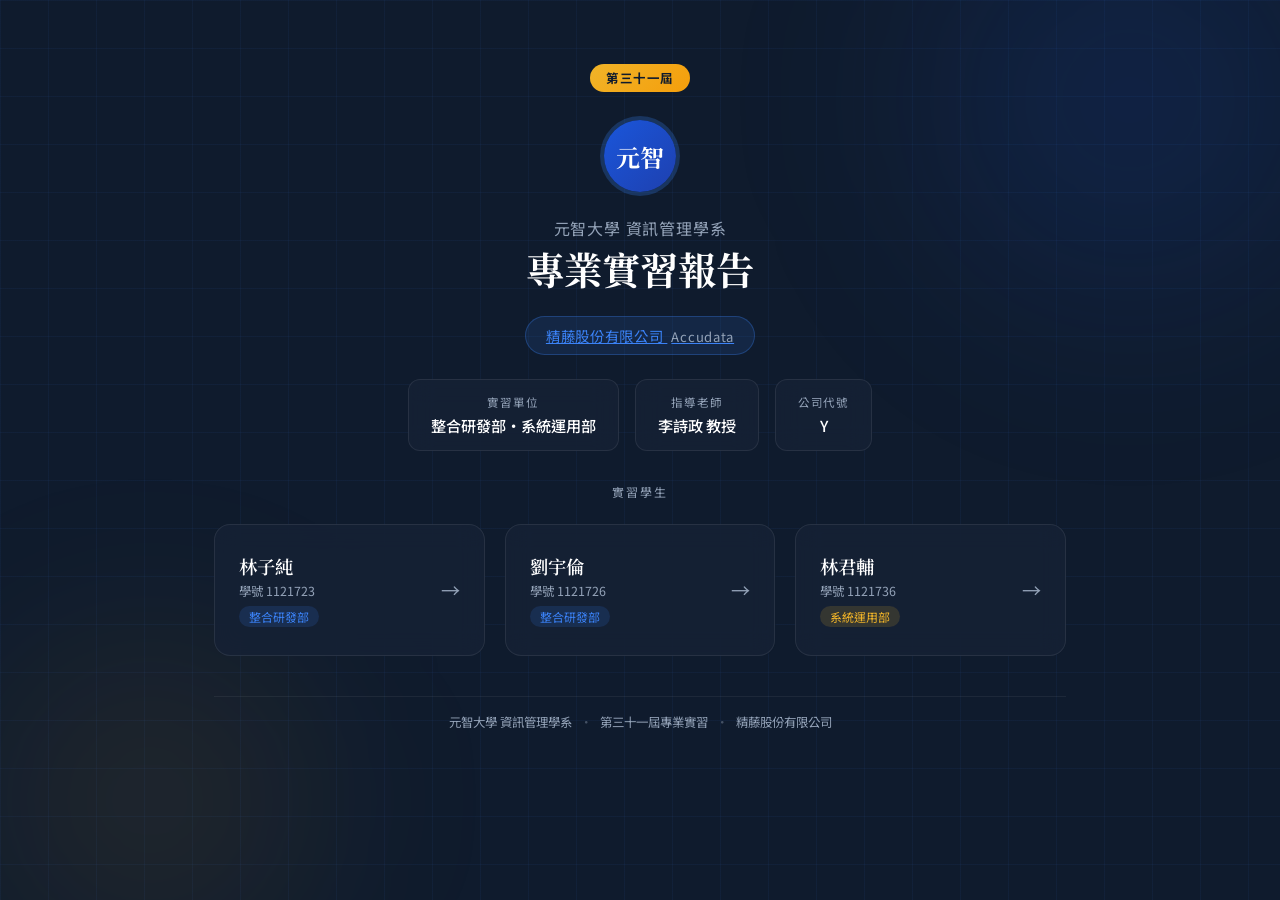
<file: index.html>
<!DOCTYPE html>
<html lang="zh-TW">
<head>
  <meta charset="UTF-8" />
  <meta name="viewport" content="width=device-width, initial-scale=1.0"/>
  <title>元智大學 第三十一屆專業實習報告</title>
  <link rel="stylesheet" href="css/style.css" />
  <link href="https://fonts.googleapis.com/css2?family=Noto+Serif+TC:wght@300;400;600;700&family=Noto+Sans+TC:wght@300;400;500&display=swap" rel="stylesheet"/>
</head>
<body>

  <!-- 背景裝飾 -->
  <div class="bg-grid"></div>
  <div class="bg-orb orb1"></div>
  <div class="bg-orb orb2"></div>

  <main class="hero">
    <div class="badge">第三十一屆</div>

    <div class="university-logo">
      <!-- 可替換為校徽圖片 -->
      <!-- <img src="images/logo.png" alt="元智大學校徽"> -->
      <div class="logo-placeholder">元智</div>
    </div>

    <h1 class="title">
      <span class="title-sub">元智大學 資訊管理學系</span>
      <span class="title-main">專業實習報告</span>
    </h1>

    <a href="https://www.accudata.com.tw/" class="company-tag">精藤股份有限公司 <span>Accudata</span></a>

    <div class="info-grid">
      <div class="info-card">
        <span class="info-label">實習單位</span>
        <span class="info-value">整合研發部・系統運用部</span>
      </div>
      <div class="info-card">
        <span class="info-label">指導老師</span>
        <span class="info-value">李詩政 教授</span>
      </div>
      <div class="info-card">
        <span class="info-label">公司代號</span>
        <span class="info-value">Y</span>
      </div>
    </div>

    <p class="section-heading">實習學生</p>

    <div class="students-grid">

      <a href="pages/1121723.html" class="student-card" data-dept="整合研發部">
        <div class="student-info">
          <h2 class="student-name">林子純</h2>
          <p class="student-id">學號 1121723</p>
          <p class="student-dept">整合研發部</p>
        </div>
        <div class="card-arrow">→</div>
      </a>

      <a href="pages/1121726.html" class="student-card" data-dept="整合研發部">
        <div class="student-info">
          <h2 class="student-name">劉宇倫</h2>
          <p class="student-id">學號 1121726</p>
          <p class="student-dept">整合研發部</p>
        </div>
        <div class="card-arrow">→</div>
      </a>

      <a href="pages/1121736.html" class="student-card" data-dept="系統運用部">
        <div class="student-info">
          <h2 class="student-name">林君輔</h2>
          <p class="student-id">學號 1121736</p>
          <p class="student-dept">系統運用部</p>
        </div>
        <div class="card-arrow">→</div>
      </a>

    </div>

    <footer class="footer">
      <span>元智大學 資訊管理學系</span>
      <span class="dot">·</span>
      <span>第三十一屆專業實習</span>
      <span class="dot">·</span>
      <span>精藤股份有限公司</span>
    </footer>
  </main>

  <script src="js/main.js"></script>
</body>
</html>
</file>
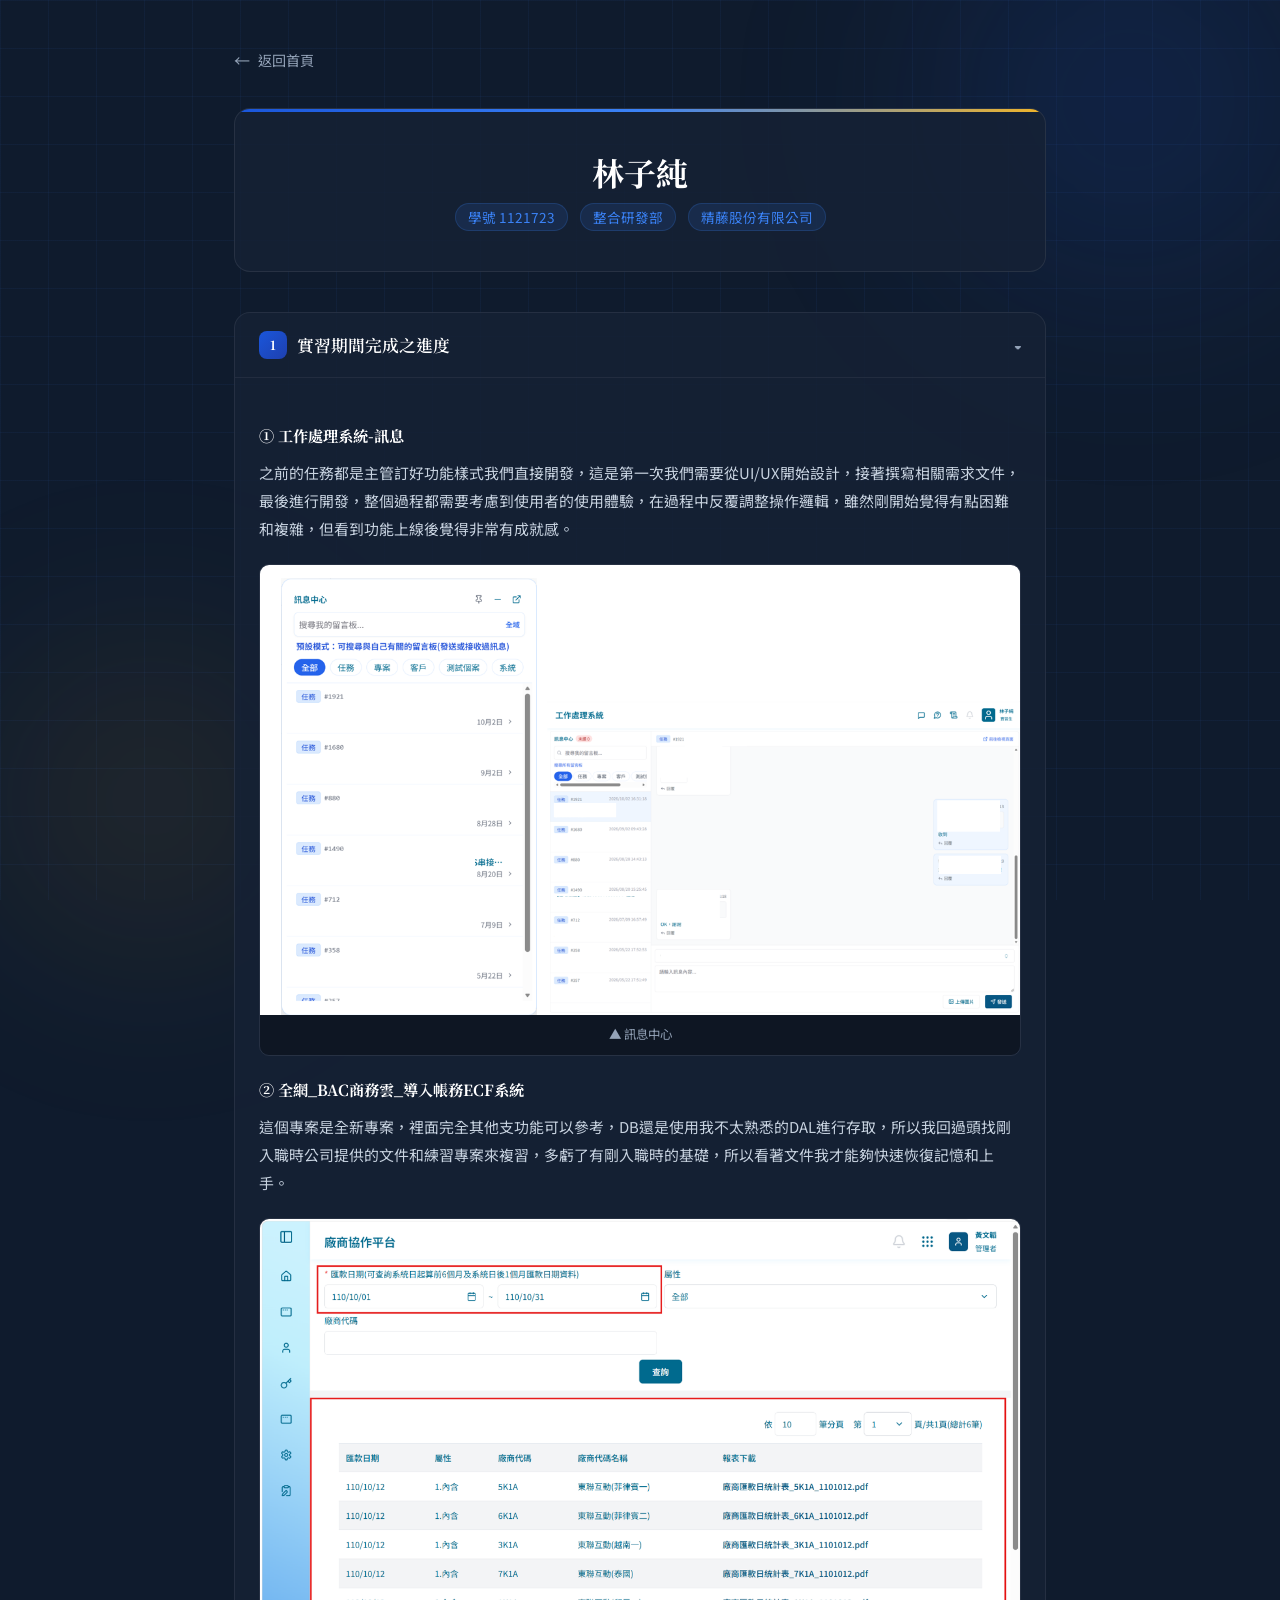
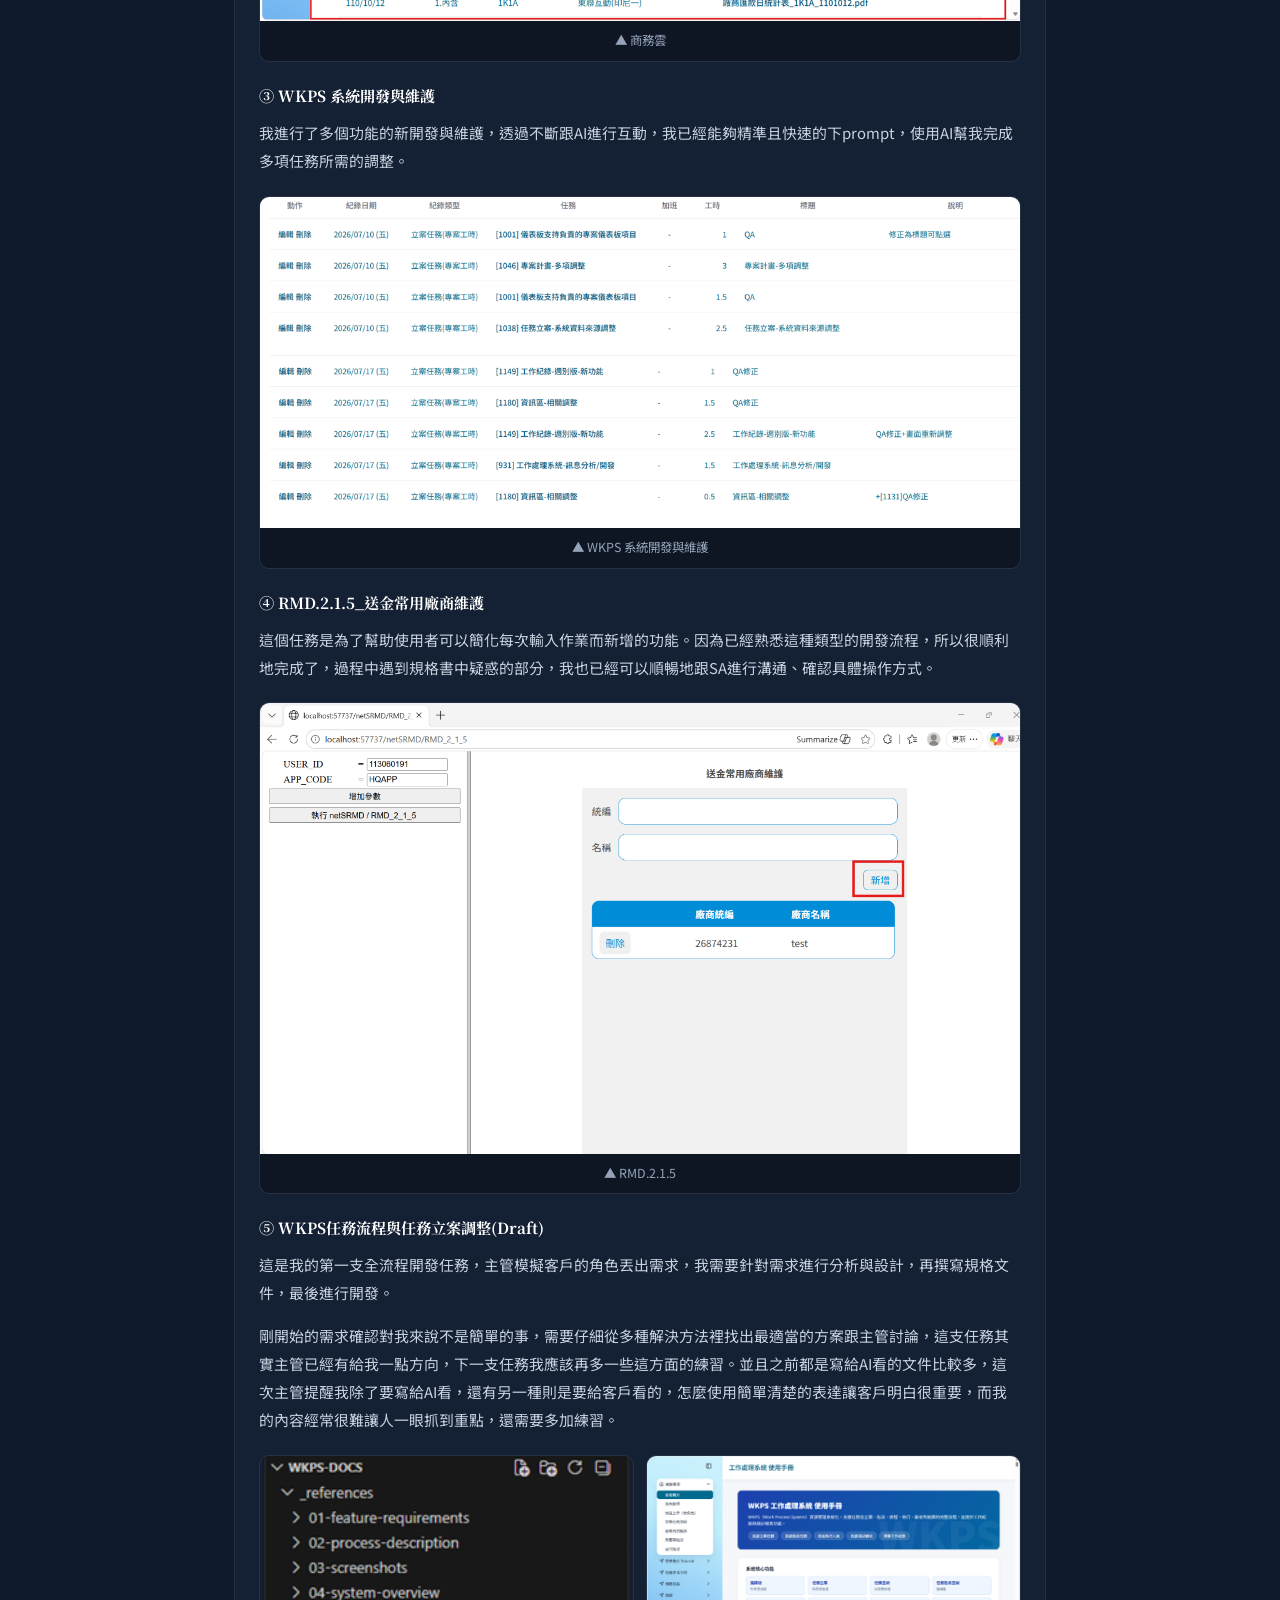
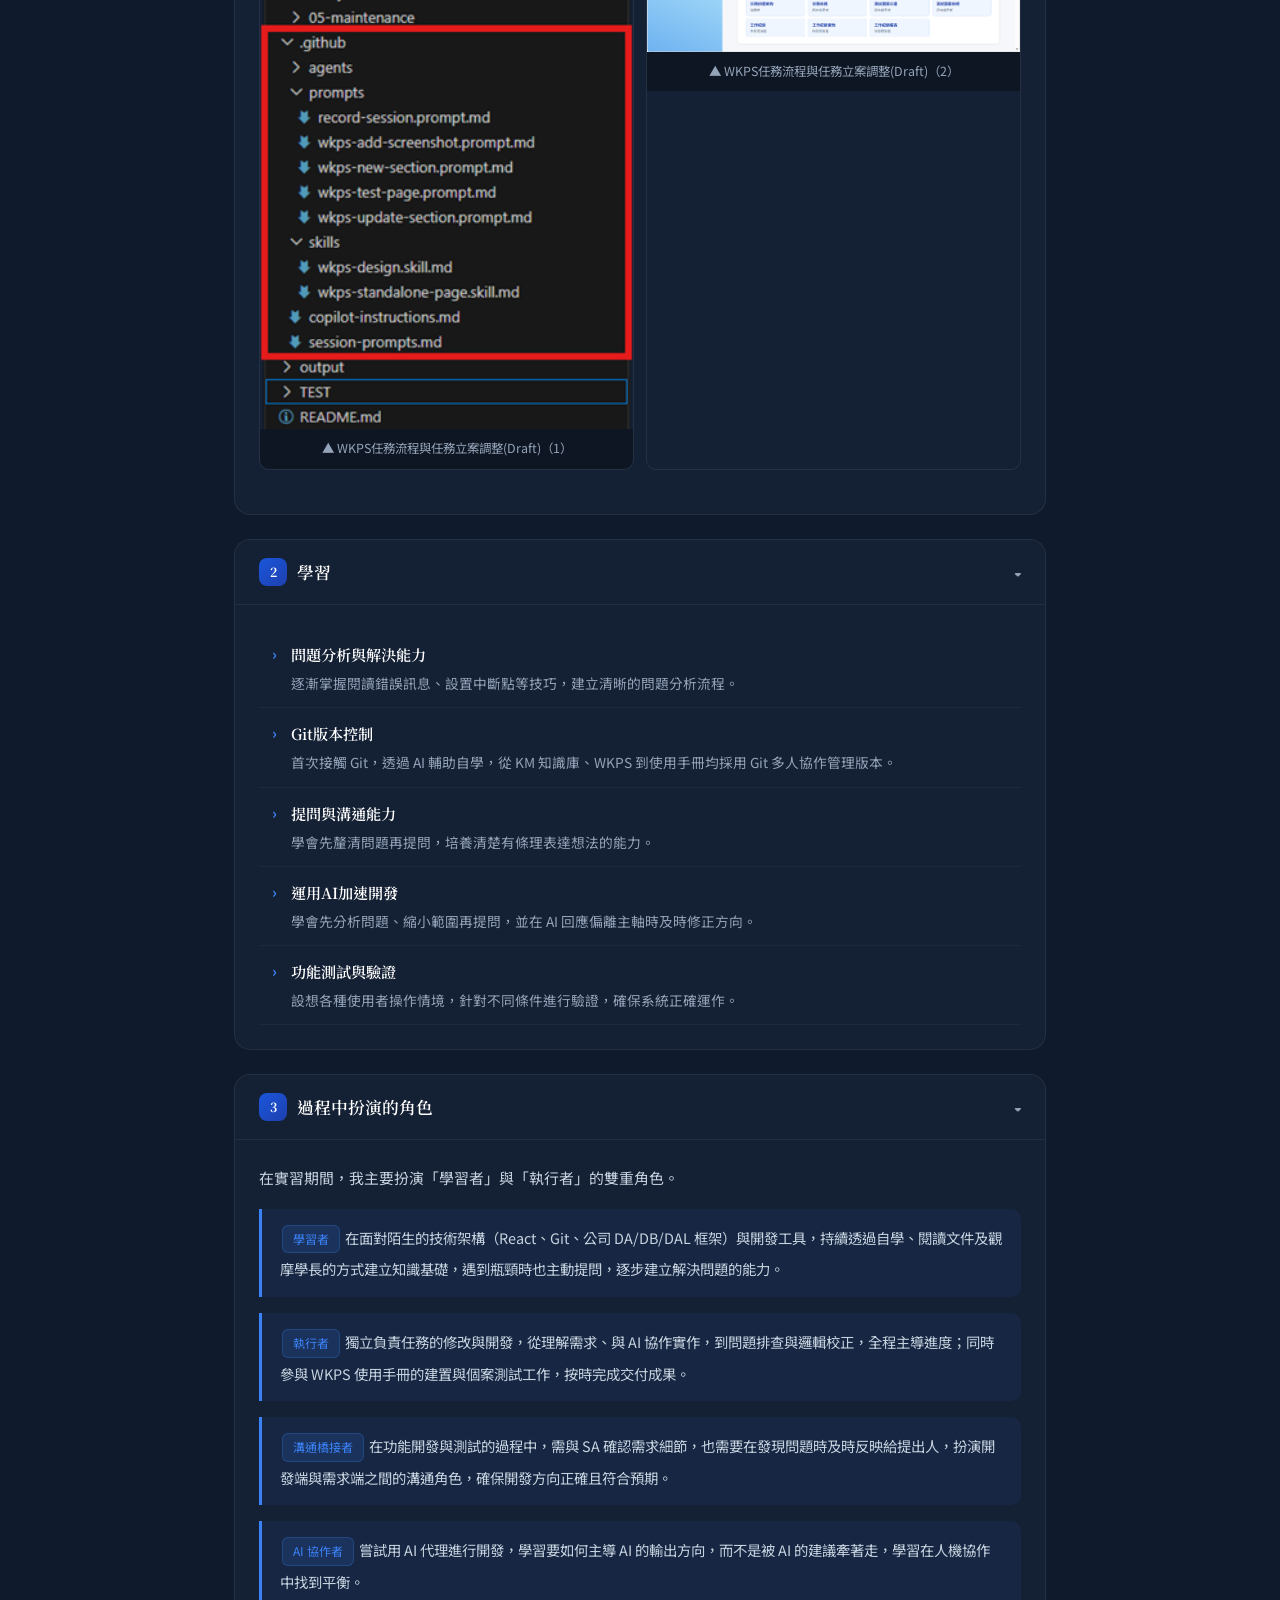
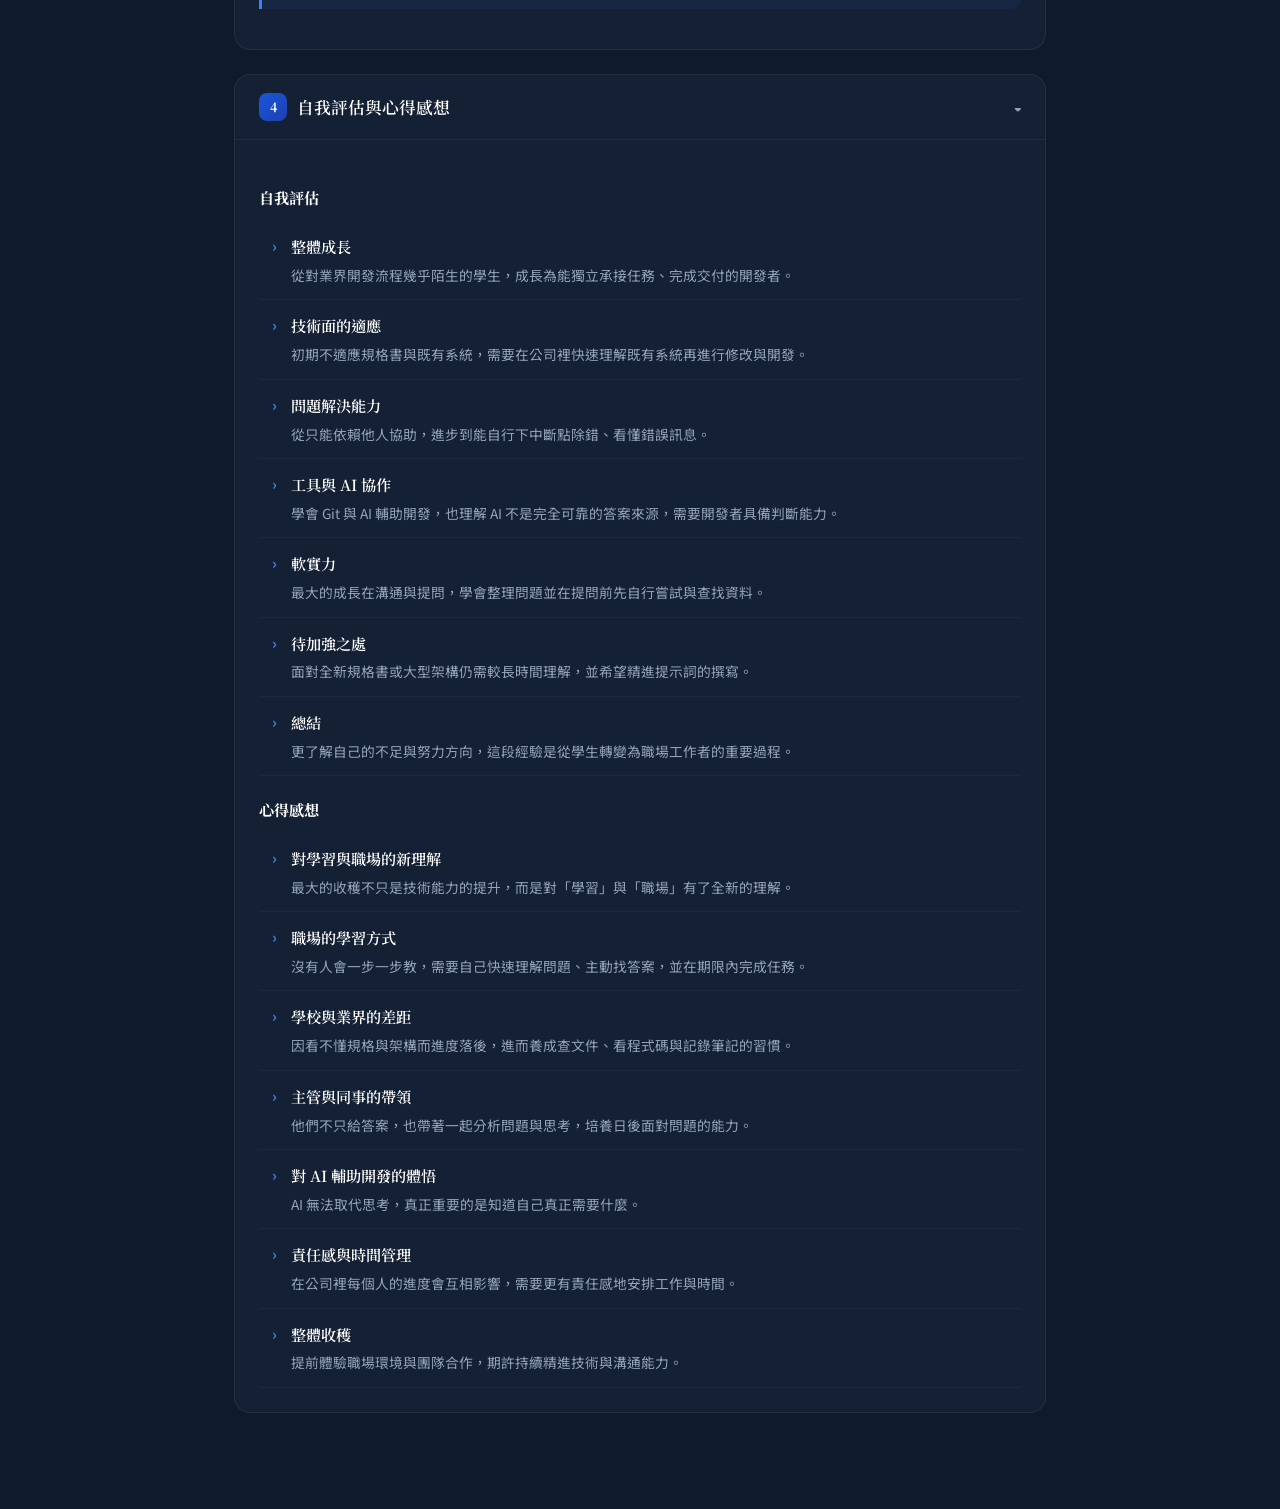
<file: pages/1121723.html>
<!DOCTYPE html>
<html lang="zh-TW">
<head>
    <meta charset="UTF-8"/>
    <meta name="viewport" content="width=device-width, initial-scale=1.0"/>
    <title>林子純 — 實習報告</title>
    <link rel="stylesheet" href="../css/style.css"/>
    <link href="https://fonts.googleapis.com/css2?family=Noto+Serif+TC:wght@300;400;600;700&family=Noto+Sans+TC:wght@300;400;500&display=swap" rel="stylesheet"/>
</head>
<body>
    <div class="bg-grid"></div>
    <div class="bg-orb orb1"></div>
    <div class="bg-orb orb2"></div>

    <div class="page-wrap">

        <a href="../index.html" class="back-link">
            <span class="arrow">←</span> 返回首頁
        </a>

        <!-- 個人頁首 -->
        <div class="page-header">
            <h1 class="page-name">林子純</h1>
            <div class="page-meta">
                <span>學號 1121723</span>
                <span>整合研發部</span>
                <span>精藤股份有限公司</span>
            </div>
        </div>

        <!-- ====== 一、實習期間完成之進度 ====== -->
        <div class="section">
            <div class="section-title">
                <div class="num">1</div>
                實習期間完成之進度
                <span class="toggle-icon">▾</span>
            </div>
            <div class="section-body">
                <h4>① 工作處理系統-訊息</h4>
                <p>之前的任務都是主管訂好功能樣式我們直接開發，這是第一次我們需要從UI/UX開始設計，接著撰寫相關需求文件，最後進行開發，整個過程都需要考慮到使用者的使用體驗，在過程中反覆調整操作邏輯，雖然剛開始覺得有點困難和複雜，但看到功能上線後覺得非常有成就感。</p>

                <!-- 圖片區：工作處理系統-訊息 -->
                <div class="img-grid">
                    <div class="img-block">
                        <img src="../image/1121723/1121723-10.png" alt="1121723-10">
                        <div class="img-caption">▲ 訊息中心</div>
                    </div>
                </div>

                <h4>② 全網_BAC商務雲_導入帳務ECF系統</h4>
                <p>這個專案是全新專案，裡面完全其他支功能可以參考，DB還是使用我不太熟悉的DAL進行存取，所以我回過頭找剛入職時公司提供的文件和練習專案來複習，多虧了有剛入職時的基礎，所以看著文件我才能夠快速恢復記憶和上手。</p>

                <!-- 圖片區：全網_BAC商務雲_導入帳務ECF系統 -->
                <div class="img-grid">
                    <div class="img-block">
                        <img src="../image/1121723/1121723-8.png" alt="1121723-8">
                        <div class="img-caption">▲ 商務雲</div>
                    </div>
                </div>

                <h4>③ WKPS 系統開發與維護</h4>
                <p>我進行了多個功能的新開發與維護，透過不斷跟AI進行互動，我已經能夠精準且快速的下prompt，使用AI幫我完成多項任務所需的調整。</p>

                <!-- 圖片區：WKPS 系統開發與維護 -->
                <div class="img-block">
                    <img src="../image/1121723/1121723-11.png" alt="1121723-11">
                    <div class="img-caption">▲ WKPS 系統開發與維護</div>
                </div>

                <h4>④ RMD.2.1.5_送金常用廠商維護</h4>
                <p>這個任務是為了幫助使用者可以簡化每次輸入作業而新增的功能。因為已經熟悉這種類型的開發流程，所以很順利地完成了，過程中遇到規格書中疑惑的部分，我也已經可以順暢地跟SA進行溝通、確認具體操作方式。</p>

                <!-- 圖片區：RMD.2.1.5_送金常用廠商維護 -->
                <div class="img-block">
                    <img src="../image/1121723/1121723-9.png" alt="1121723-9">
                    <div class="img-caption">▲ RMD.2.1.5</div>
                </div>

                <h4>⑤ WKPS任務流程與任務立案調整(Draft)</h4>
                <p>這是我的第一支全流程開發任務，主管模擬客戶的角色丟出需求，我需要針對需求進行分析與設計，再撰寫規格文件，最後進行開發。</p>
                <p>剛開始的需求確認對我來說不是簡單的事，需要仔細從多種解決方法裡找出最適當的方案跟主管討論，這支任務其實主管已經有給我一點方向，下一支任務我應該再多一些這方面的練習。並且之前都是寫給AI看的文件比較多，這次主管提醒我除了要寫給AI看，還有另一種則是要給客戶看的，怎麼使用簡單清楚的表達讓客戶明白很重要，而我的內容經常很難讓人一眼抓到重點，還需要多加練習。</p>

                <!-- 圖片區：WKPS任務流程與任務立案調整(Draft) -->
                <div class="img-grid">
                    <div class="img-block">
                        <img src="../image/1121723/1121723-6.png" alt="1121723-6">
                        <div class="img-caption">▲ WKPS任務流程與任務立案調整(Draft)（1）</div>
                    </div>
                    <div class="img-block">
                        <img src="../image/1121723/1121723-7.png" alt="1121723-7">
                        <div class="img-caption">▲ WKPS任務流程與任務立案調整(Draft)（2）</div>
                    </div>
                </div>
            </div>
        </div>

        <!-- ====== 二、學習 ====== -->
        <div class="section">
            <div class="section-title">
                <div class="num">2</div>
                學習
                <span class="toggle-icon">▾</span>
            </div>
            <div class="section-body">
                <ul class="point-list">
                    <li>
                        <details class="point">
                            <summary>
                                <span class="point-head">
                                    <span class="point-title">問題分析與解決能力</span>
                                    <span class="point-summary">逐漸掌握閱讀錯誤訊息、設置中斷點等技巧，建立清晰的問題分析流程。</span>
                                </span>
                            </summary>
                            <div class="point-detail">
                                <p>透過各項維護工作，我逐漸學會依據錯誤狀況來分析問題來源，並比對現有程式碼找出關鍵錯誤點。在實習初期遇到報錯時我完全無從下手，只能請求學長協助；但隨著經驗的累積，以及觀摩學長除錯的方式，我也逐漸掌握閱讀錯誤訊息、設置中斷點等技巧。</p>
                                <p>這些實務經驗幫助我建立起清晰的問題分析流程，在面對複雜情境時能有條理地拆解並逐步解決，也提升了我獨立處理系統問題的信心與能力。</p>
                            </div>
                        </details>
                    </li>
                    <li>
                        <details class="point">
                            <summary>
                                <span class="point-head">
                                    <span class="point-title">Git版本控制</span>
                                    <span class="point-summary">首次接觸 Git，透過 AI 輔助自學，從 KM 知識庫、WKPS 到使用手冊均採用 Git 多人協作管理版本。</span>
                                </span>
                            </summary>
                            <div class="point-detail">
                                <p>這次實習是第一次接觸 Git 進行版本控制。從 KM 知識庫建立、WKPS 系統維護到使用手冊開發，由於皆為多人協作，均採用 Git 管理版本。</p>
                                <p>我透過 AI 輔助自學，逐漸熟悉 Git 的使用方式，也理解版本控制在多人協作與軟體開發中的重要角色，為未來的開發工作奠定良好的版本管理基礎。</p>
                            </div>
                        </details>
                    </li>
                    <li>
                        <details class="point">
                            <summary>
                                <span class="point-head">
                                    <span class="point-title">提問與溝通能力</span>
                                    <span class="point-summary">學會先釐清問題再提問，培養清楚有條理表達想法的能力。</span>
                                </span>
                            </summary>
                            <div class="point-detail">
                                <p>在實習前我較不擅長主動表達，但在實習期間，遇到問題如果不主動詢問便難以推進工作，功能修改也需要與 SA 確認需求細節。在這樣的環境中，我逐漸學會如何先釐清問題再提問，也培養出更清楚、有條理地表達自身想法的能力。</p>
                            </div>
                        </details>
                    </li>
                    <li>
                        <details class="point">
                            <summary>
                                <span class="point-head">
                                    <span class="point-title">運用AI加速開發</span>
                                    <span class="point-summary">學會先分析問題、縮小範圍再提問，並在 AI 回應偏離主軸時及時修正方向。</span>
                                </span>
                            </summary>
                            <div class="point-detail">
                                <p>部門主管非常鼓勵我們能善用 AI 加速開發，而學會靈活運用 AI 而非被 AI 主導，正是這個時代必備的能力之一。</p>
                                <p>透過大量實作練習，我學會先分析真正的問題、縮小問題範圍再進行提問，而非直接把大量程式碼丟給 AI 自由發揮。當發現 AI 回應開始偏離主軸時，也需要及時察覺並修正方向，避免走偏太遠。</p>
                            </div>
                        </details>
                    </li>
                    <li>
                        <details class="point">
                            <summary>
                                <span class="point-head">
                                    <span class="point-title">功能測試與驗證</span>
                                    <span class="point-summary">設想各種使用者操作情境，針對不同條件進行驗證，確保系統正確運作。</span>
                                </span>
                            </summary>
                            <div class="point-detail">
                                <p>剛開始我以為只要依照規格執行、確認符合說明就好了，但實際接觸後才發現，測試工作遠不止於此——需要設想各種使用者操作情境，針對不同條件進行驗證，確保系統在各種狀況下均能正確運作。</p>
                                <p>如果測試中出現錯誤，也應該要進一步釐清是邏輯還是結構面的問題，才能快速解決錯誤。</p>
                            </div>
                        </details>
                    </li>
                </ul>
            </div>
        </div>

        <!-- ====== 三、過程中扮演的角色 ====== -->
        <div class="section">
            <div class="section-title">
                <div class="num">3</div>
                過程中扮演的角色
                <span class="toggle-icon">▾</span>
            </div>
            <div class="section-body">
                <p>在實習期間，我主要扮演「學習者」與「執行者」的雙重角色。</p>
                <div class="highlight-box">
                    <span class="tag">學習者</span> 在面對陌生的技術架構（React、Git、公司 DA/DB/DAL 框架）與開發工具，持續透過自學、閱讀文件及觀摩學長的方式建立知識基礎，遇到瓶頸時也主動提問，逐步建立解決問題的能力。
                </div>
                <div class="highlight-box">
                    <span class="tag">執行者</span> 獨立負責任務的修改與開發，從理解需求、與 AI 協作實作，到問題排查與邏輯校正，全程主導進度；同時參與 WKPS 使用手冊的建置與個案測試工作，按時完成交付成果。
                </div>
                <div class="highlight-box">
                    <span class="tag">溝通橋接者</span> 在功能開發與測試的過程中，需與 SA 確認需求細節，也需要在發現問題時及時反映給提出人，扮演開發端與需求端之間的溝通角色，確保開發方向正確且符合預期。
                </div>
                <div class="highlight-box">
                    <span class="tag">AI 協作者</span> 嘗試用 AI 代理進行開發，學習要如何主導 AI 的輸出方向，而不是被 AI 的建議牽著走，學習在人機協作中找到平衡。
                </div>
            </div>
        </div>

        <!-- ====== 四、自我評估與心得感想 ====== -->
        <div class="section">
            <div class="section-title">
                <div class="num">4</div>
                自我評估與心得感想
                <span class="toggle-icon">▾</span>
            </div>
            <div class="section-body">
                <h4>自我評估</h4>
                <ul class="point-list">
                    <li>
                        <details class="point">
                            <summary>
                                <span class="point-head">
                                    <span class="point-title">整體成長</span>
                                    <span class="point-summary">從對業界開發流程幾乎陌生的學生，成長為能獨立承接任務、完成交付的開發者。</span>
                                </span>
                            </summary>
                            <div class="point-detail">
                                <p>整體而言，這次實習讓我從一個對業界開發流程幾乎陌生的學生，逐步成長為能夠獨立承接任務、完成交付的開發者，也讓我對未來想投入的方向有了更清楚的認識。</p>
                            </div>
                        </details>
                    </li>
                    <li>
                        <details class="point">
                            <summary>
                                <span class="point-head">
                                    <span class="point-title">技術面的適應</span>
                                    <span class="point-summary">初期不適應規格書與既有系統，需要在公司裡快速理解既有系統再進行修改與開發。</span>
                                </span>
                            </summary>
                            <div class="point-detail">
                                <p>在技術方面，一開始的其實非常不適應。剛進入公司時，面對實際專案的架構、規格書以及開發流程，常常會有看不懂、不知道從哪裡開始的情況。尤其是第一次接觸 DA 架構、實際串接 API、閱讀既有程式碼時，與在學校做專案的感受完全不同。學校的程式大多是自己從零開始撰寫，因此對整體邏輯都非常熟悉；但在公司裡，更多時候是需要快速理解既有系統，再接著進行修改與開發，這對我來說是一個很大的挑戰。</p>
                            </div>
                        </details>
                    </li>
                    <li>
                        <details class="point">
                            <summary>
                                <span class="point-head">
                                    <span class="point-title">問題解決能力</span>
                                    <span class="point-summary">從只能依賴他人協助，進步到能自行下中斷點除錯、看懂錯誤訊息。</span>
                                </span>
                            </summary>
                            <div class="point-detail">
                                <p>不過透過主管與同事的協助，以及自己不斷練習與查資料，我開始慢慢能夠理解整體開發流程，也逐漸學會如何閱讀規格書、追蹤錯誤原因以及分析問題。從一開始只會依賴別人協助，到後來能夠自行下中斷點除錯、看懂錯誤訊息、嘗試提出自己的解決方式，我認為自己的技術理解能力與問題解決能力都有非常明顯的提升。</p>
                            </div>
                        </details>
                    </li>
                    <li>
                        <details class="point">
                            <summary>
                                <span class="point-head">
                                    <span class="point-title">工具與 AI 協作</span>
                                    <span class="point-summary">學會 Git 與 AI 輔助開發，也理解 AI 不是完全可靠的答案來源，需要開發者具備判斷能力。</span>
                                </span>
                            </summary>
                            <div class="point-detail">
                                <p>另外，在工具的使用上，我也學到了許多在學校較少接觸的內容。例如 Git 版本控制、AI 輔助開發工具等，這些都讓我更貼近目前業界的開發模式。尤其是在 AI 協作方面，我學會如何利用 AI 協助自己整理思路、產生程式範例以及加速除錯流程，但同時也理解到 AI 並不是完全可靠的答案來源，而是需要開發者具備判斷能力，才能真正有效率地運用。</p>
                            </div>
                        </details>
                    </li>
                    <li>
                        <details class="point">
                            <summary>
                                <span class="point-head">
                                    <span class="point-title">軟實力</span>
                                    <span class="point-summary">最大的成長在溝通與提問，學會整理問題並在提問前先自行嘗試與查找資料。</span>
                                </span>
                            </summary>
                            <div class="point-detail">
                                <p>在軟實力方面，我認為自己最大的成長是在「溝通」與「提問能力」。一開始因為擔心自己問的問題太基礎，常常不敢開口，但後來我逐漸發現，在職場中比起不問導致方向錯誤，更重要的是能夠及時確認需求與理解內容。因此我開始學習如何整理問題、清楚表達自己的卡點，以及如何在提問前先自行嘗試與查找資料。我覺得這不只是技術上的成長，更是在職場適應能力上的重要進步。</p>
                            </div>
                        </details>
                    </li>
                    <li>
                        <details class="point">
                            <summary>
                                <span class="point-head">
                                    <span class="point-title">待加強之處</span>
                                    <span class="point-summary">面對全新規格書或大型架構仍需較長時間理解，並希望精進提示詞的撰寫。</span>
                                </span>
                            </summary>
                            <div class="point-detail">
                                <p>當然，我也認為自己還有許多需要進步的地方。例如在面對全新的規格書或大型架構時，我仍然需要較長的時間才能完全理解；有時候在問題分析上，也容易因為經驗不足而忽略細節。此外，在 AI 協作方面，我也希望未來能更深入學習如何撰寫精準且高效率的提示詞，讓 AI 能真正成為提升工作效率的工具，而不是單純依賴它產生答案。</p>
                            </div>
                        </details>
                    </li>
                    <li>
                        <details class="point">
                            <summary>
                                <span class="point-head">
                                    <span class="point-title">總結</span>
                                    <span class="point-summary">更了解自己的不足與努力方向，這段經驗是從學生轉變為職場工作者的重要過程。</span>
                                </span>
                            </summary>
                            <div class="point-detail">
                                <p>這次實習讓我更了解自己的不足，也讓我知道未來應該努力的方向。我相信這些經驗不只是技術上的累積，更是幫助我從學生逐漸轉變成職場工作者的重要過程。</p>
                            </div>
                        </details>
                    </li>
                </ul>

                <h4>心得感想</h4>
                <ul class="point-list">
                    <li>
                        <details class="point">
                            <summary>
                                <span class="point-head">
                                    <span class="point-title">對學習與職場的新理解</span>
                                    <span class="point-summary">最大的收穫不只是技術能力的提升，而是對「學習」與「職場」有了全新的理解。</span>
                                </span>
                            </summary>
                            <div class="point-detail">
                                <p>在這次的實習過程中，我最大的收穫其實不只是技術能力的提升，而是對「學習」以及「職場」有了全新的理解。</p>
                            </div>
                        </details>
                    </li>
                    <li>
                        <details class="point">
                            <summary>
                                <span class="point-head">
                                    <span class="point-title">職場的學習方式</span>
                                    <span class="point-summary">沒有人會一步一步教，需要自己快速理解問題、主動找答案，並在期限內完成任務。</span>
                                </span>
                            </summary>
                            <div class="point-detail">
                                <p>在學校時，學習通常有明確的範圍與步調，只要按照課程進度完成作業與專題，就能慢慢掌握知識。但真正進入公司後，我才發現職場上的學習方式完全不同。很多時候沒有人會一步一步教你，而是需要自己快速理解問題、主動尋找答案，並且在有限時間內完成任務。這種學習方式讓我一開始感到非常有壓力，也曾經懷疑自己是否真的跟得上。</p>
                            </div>
                        </details>
                    </li>
                    <li>
                        <details class="point">
                            <summary>
                                <span class="point-head">
                                    <span class="point-title">學校與業界的差距</span>
                                    <span class="point-summary">因看不懂規格與架構而進度落後，進而養成查文件、看程式碼與記錄筆記的習慣。</span>
                                </span>
                            </summary>
                            <div class="point-detail">
                                <p>尤其是在剛開始接觸正式專案時，常常會因為看不懂規格、不了解系統架構，導致開發進度落後。當時我最大的感受就是「學校與業界真的差很多」。但也因為這樣的環境，我開始學習如何主動面對問題，而不是等待別人給答案。我漸漸養成查文件、看程式碼、整理問題以及記錄筆記的習慣，也開始理解到「學習能力」其實比單純會多少技術更加重要。</p>
                            </div>
                        </details>
                    </li>
                    <li>
                        <details class="point">
                            <summary>
                                <span class="point-head">
                                    <span class="point-title">主管與同事的帶領</span>
                                    <span class="point-summary">他們不只給答案，也帶著一起分析問題與思考，培養日後面對問題的能力。</span>
                                </span>
                            </summary>
                            <div class="point-detail">
                                <p>另外，我也很感謝實習期間遇到的主管與同事。當我遇到問題時，他們不只是直接給答案，而是會帶著我一起分析問題、理解原因，甚至教我如何思考。這讓我學到的不只是解決當下的錯誤，而是培養未來面對問題時的思考能力。我覺得這種經驗是學校課堂中比較難真正獲得的。</p>
                            </div>
                        </details>
                    </li>
                    <li>
                        <details class="point">
                            <summary>
                                <span class="point-head">
                                    <span class="point-title">對 AI 輔助開發的體悟</span>
                                    <span class="point-summary">AI 無法取代思考，真正重要的是知道自己真正需要什麼。</span>
                                </span>
                            </summary>
                            <div class="point-detail">
                                <p>在 AI 輔助開發的過程中，我也有很深的體悟。現在 AI 工具確實能幫助開發者提高效率，但它並不能完全取代人的思考能力。如果自己沒有理解問題本身，即使 AI 給出答案，也未必知道是否正確。很多時候，真正重要的不是「AI 能不能幫你寫程式」，而是「你知不知道自己真正需要什麼」。我認為這也是未來開發者很重要的一項能力。</p>
                            </div>
                        </details>
                    </li>
                    <li>
                        <details class="point">
                            <summary>
                                <span class="point-head">
                                    <span class="point-title">責任感與時間管理</span>
                                    <span class="point-summary">在公司裡每個人的進度會互相影響，需要更有責任感地安排工作與時間。</span>
                                </span>
                            </summary>
                            <div class="point-detail">
                                <p>除此之外，我也開始理解職場中的責任感與時間管理。學校的作業如果延期，影響的通常只有自己；但在公司裡，每個人的進度都會互相影響，因此需要更有責任感地安排自己的工作與時間。我覺得這讓我的心態成熟了許多，也開始真正意識到「工作」與「學習」之間的差異。</p>
                            </div>
                        </details>
                    </li>
                    <li>
                        <details class="point">
                            <summary>
                                <span class="point-head">
                                    <span class="point-title">整體收穫</span>
                                    <span class="point-summary">提前體驗職場環境與團隊合作，期許持續精進技術與溝通能力。</span>
                                </span>
                            </summary>
                            <div class="point-detail">
                                <p>整體而言，這段實習經驗不只是讓我學到開發技術，更讓我提前體驗真正的職場環境，理解業界的工作模式以及團隊合作的重要性。我認為這段經驗對我未來進入職場有非常大的幫助。未來我也希望能持續精進自己的技術能力與溝通能力，讓自己在正式進入職場後，能更快適應並持續成長。</p>
                            </div>
                        </details>
                    </li>
                </ul>
            </div>
        </div>

    </div><!-- /page-wrap -->

    <script src="../js/main.js"></script>
</body>
</html>
</file>
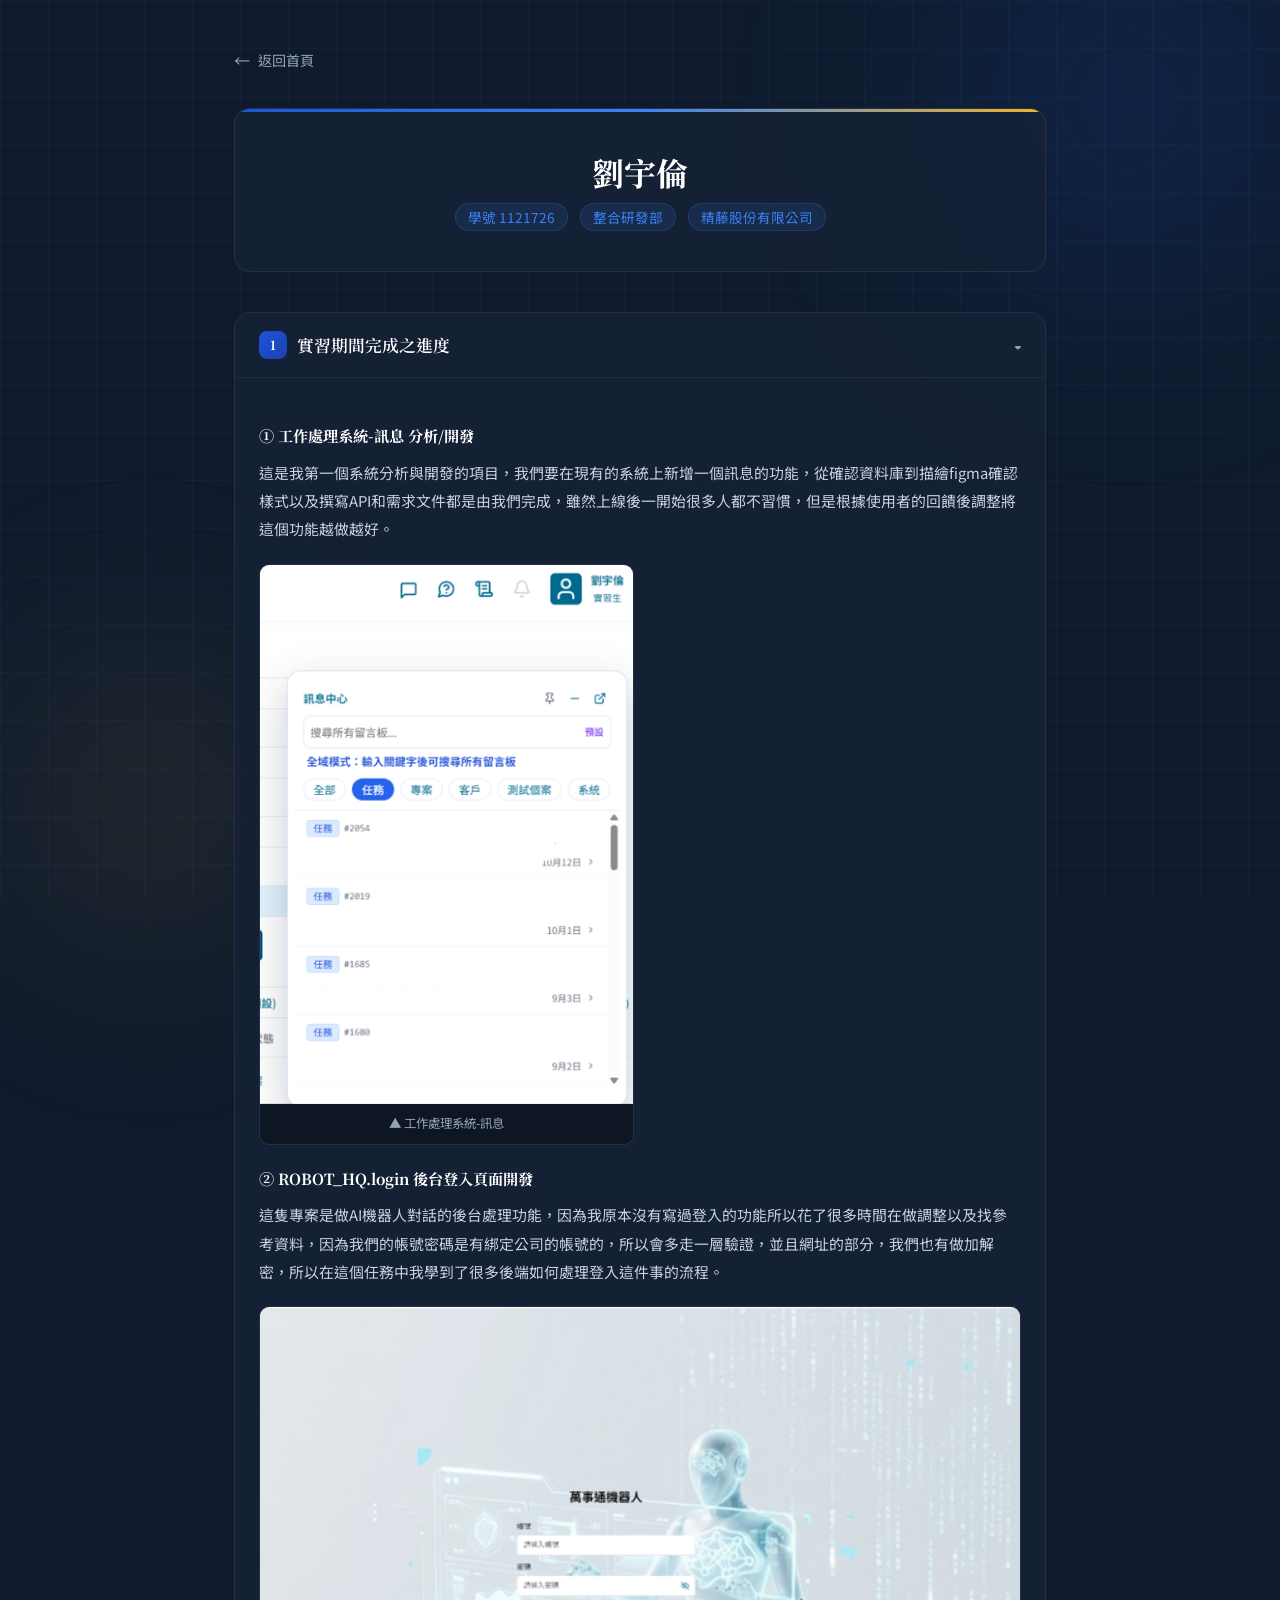
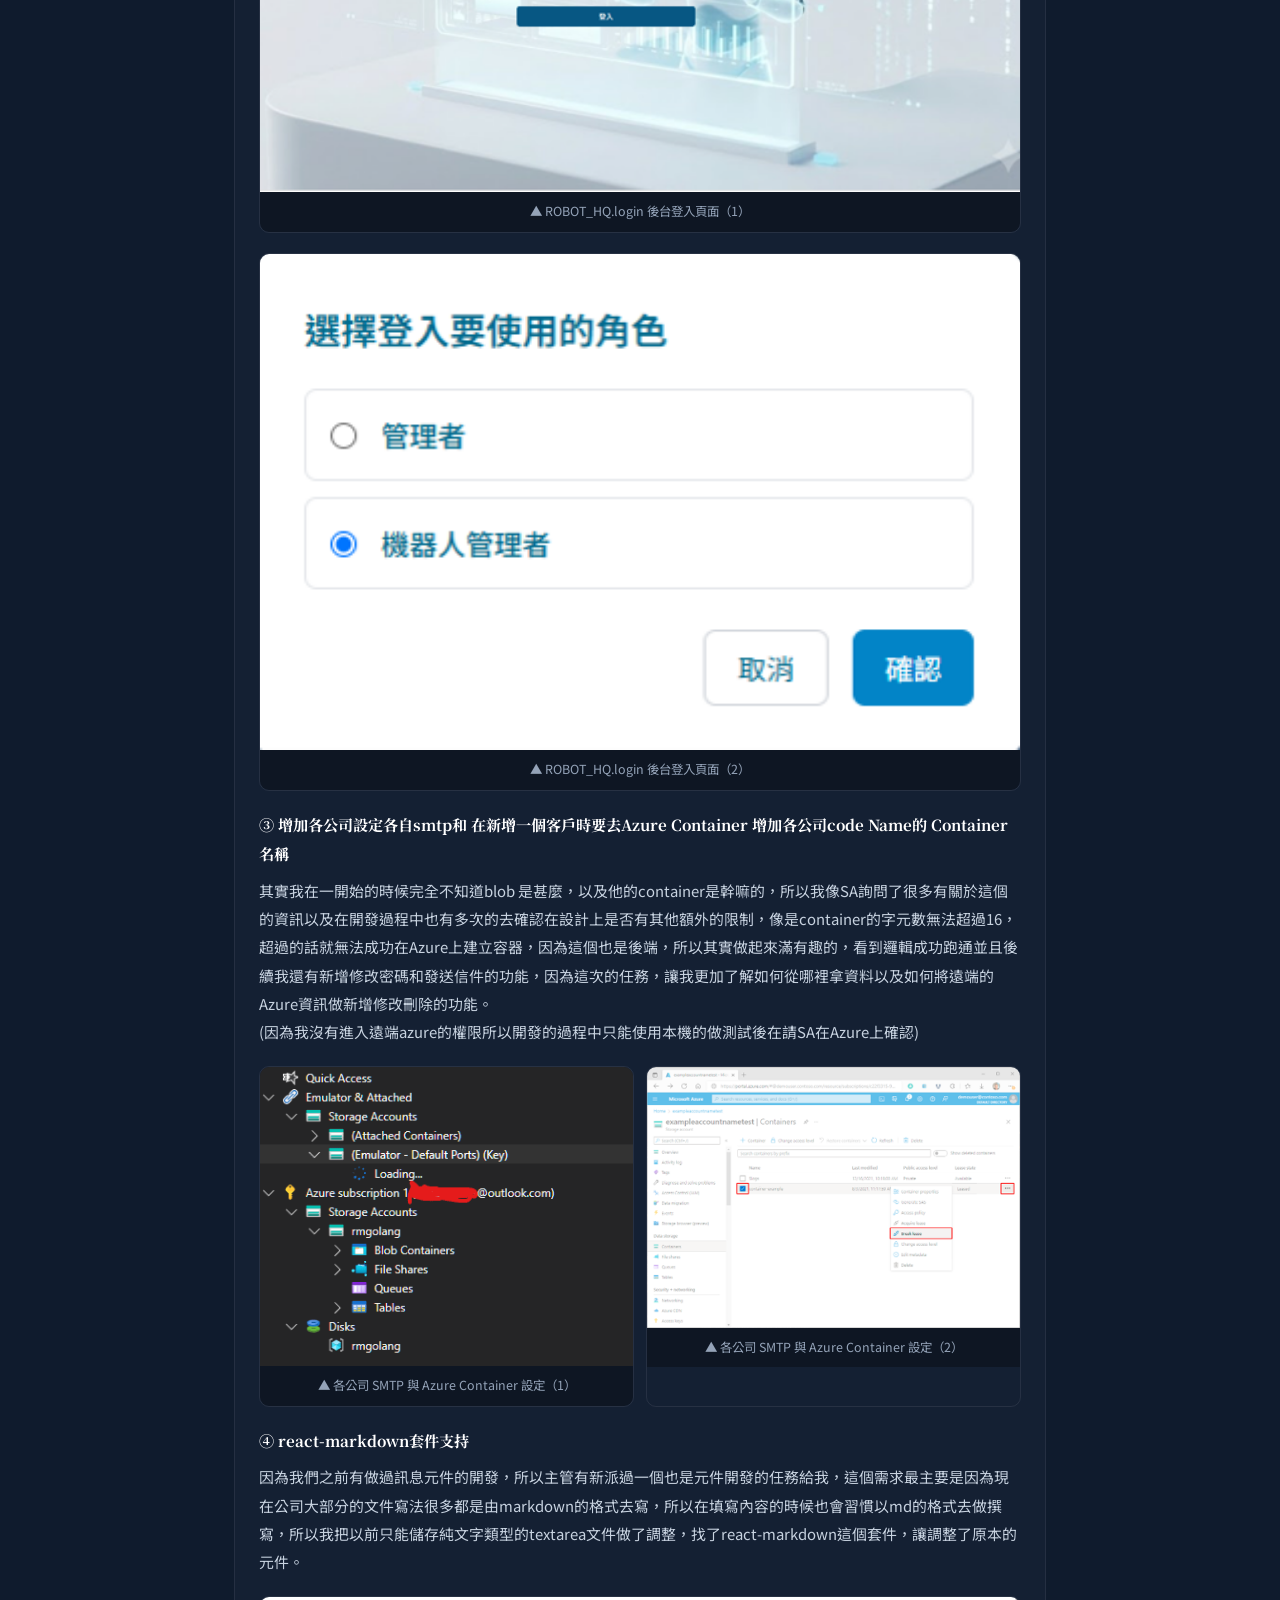
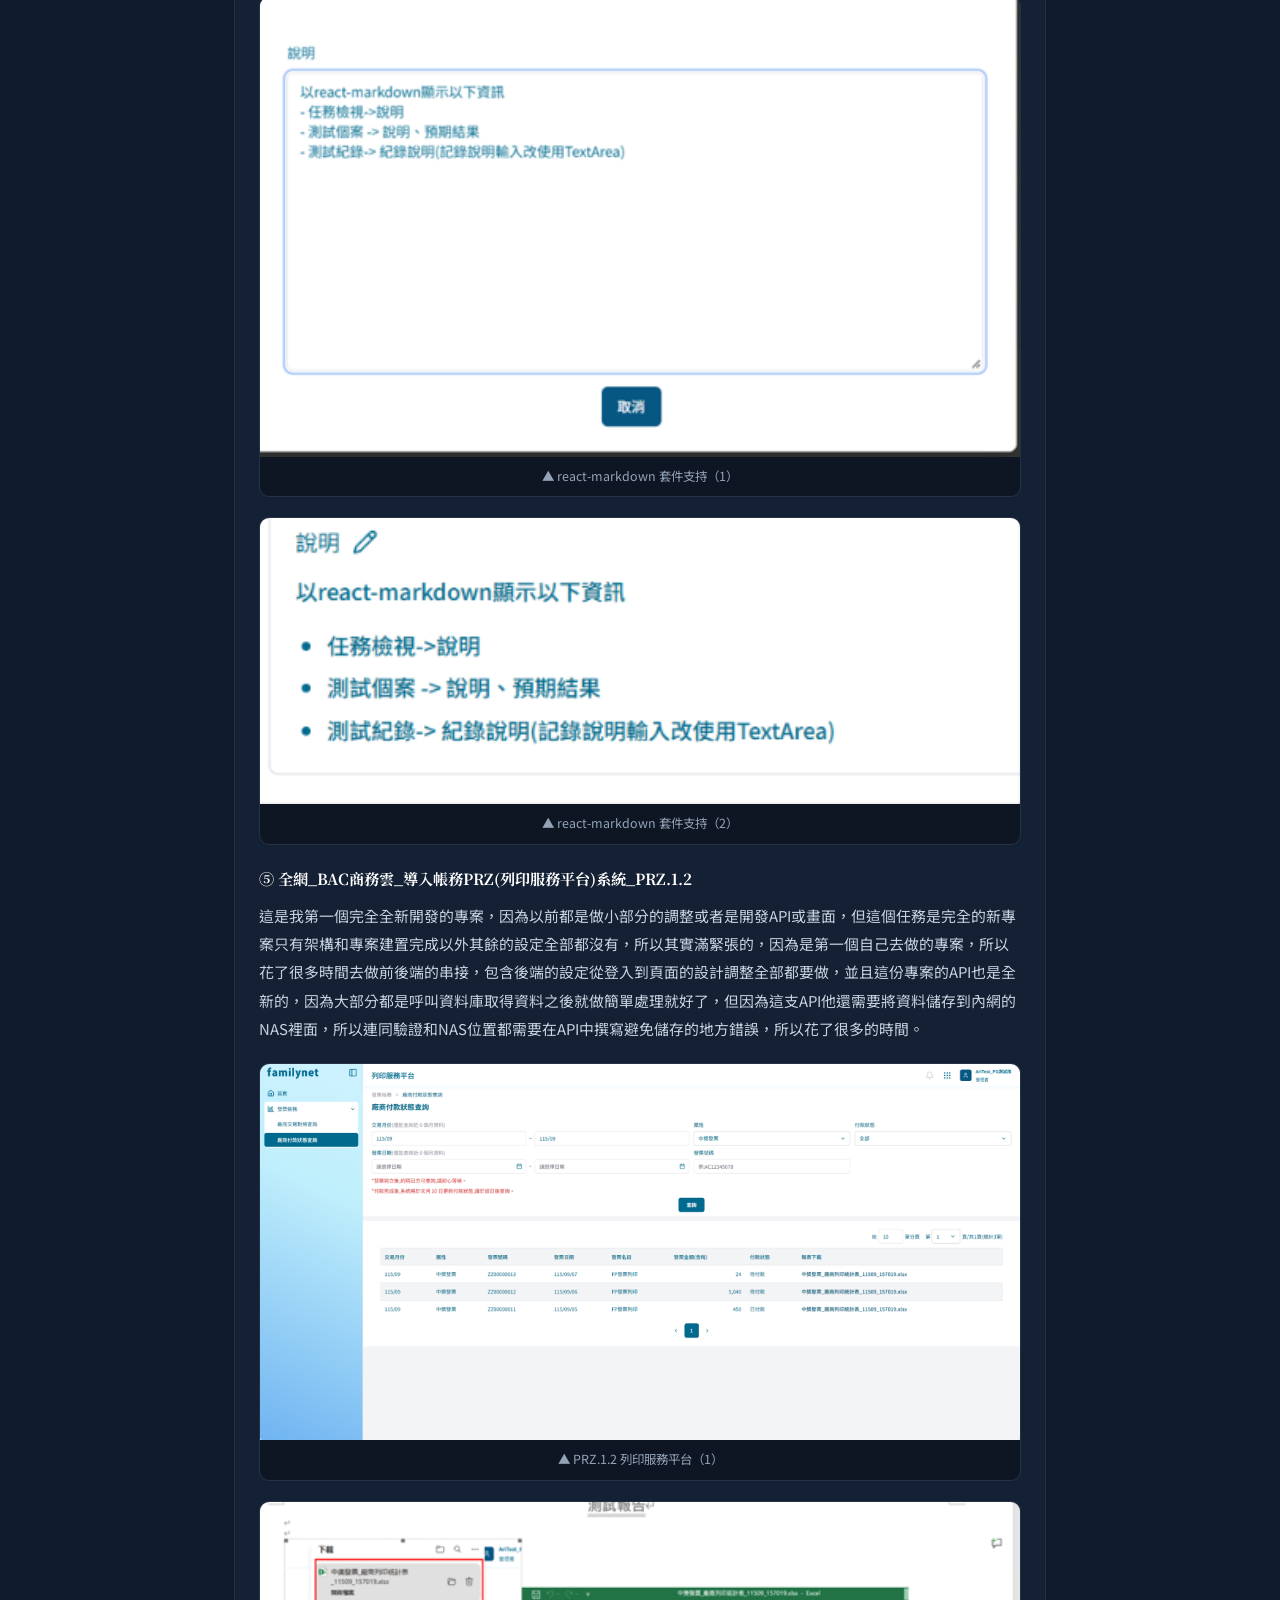
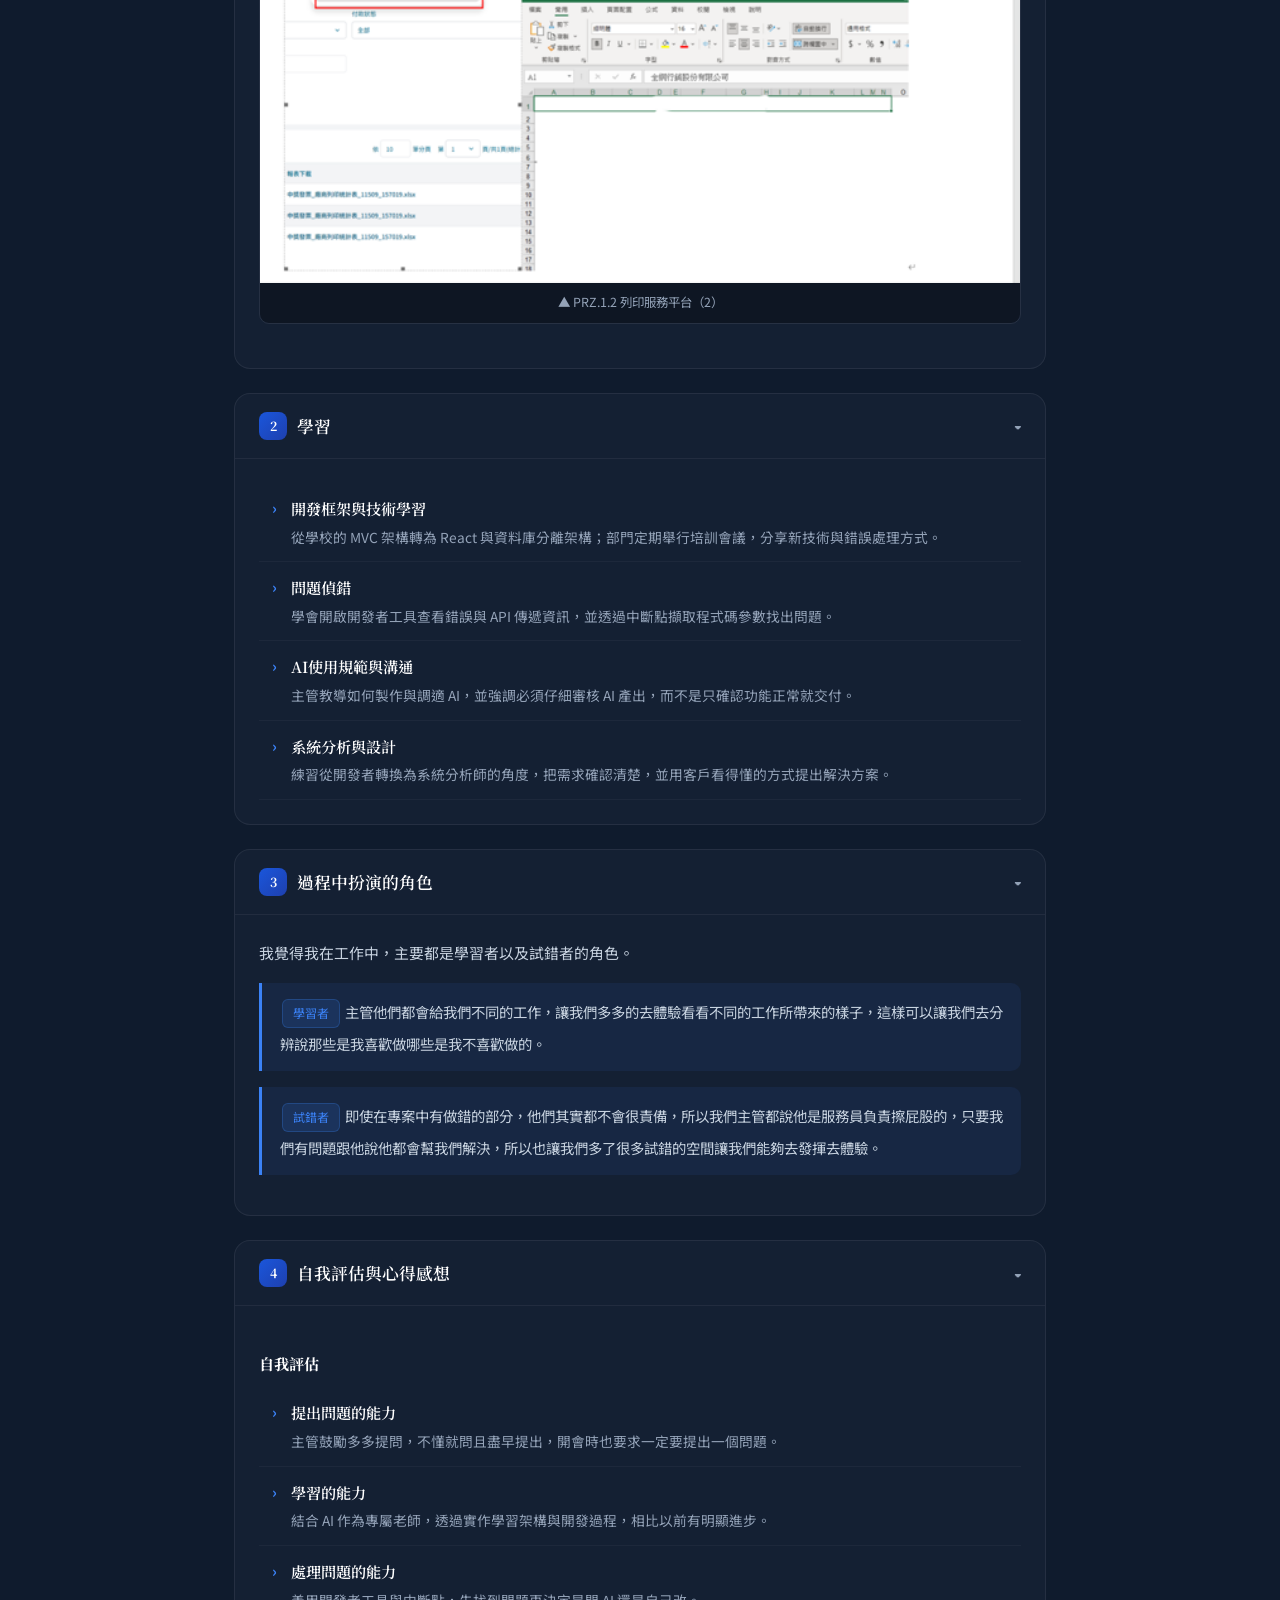
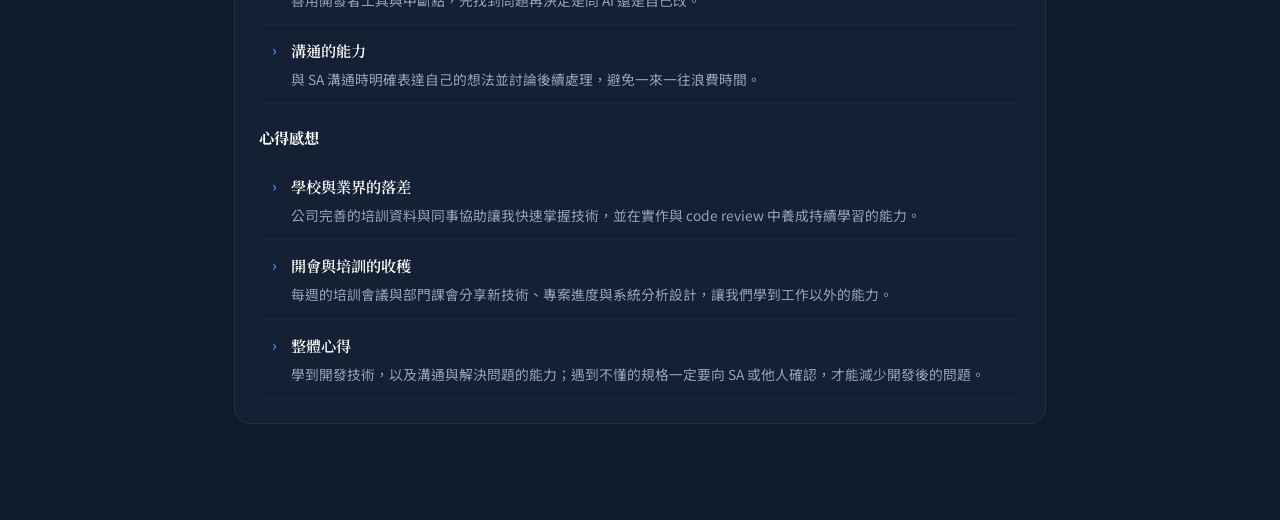
<file: pages/1121726.html>
<!DOCTYPE html>
<html lang="zh-TW">
<head>
    <meta charset="UTF-8"/>
    <meta name="viewport" content="width=device-width, initial-scale=1.0"/>
    <title>劉宇倫 — 實習報告</title>
    <link rel="stylesheet" href="../css/style.css"/>
    <link href="https://fonts.googleapis.com/css2?family=Noto+Serif+TC:wght@300;400;600;700&family=Noto+Sans+TC:wght@300;400;500&display=swap" rel="stylesheet"/>
</head>
<body>
    <div class="bg-grid"></div>
    <div class="bg-orb orb1"></div>
    <div class="bg-orb orb2"></div>

    <div class="page-wrap">

        <a href="../index.html" class="back-link">
            <span class="arrow">←</span> 返回首頁
        </a>

        <!-- 個人頁首 -->
        <div class="page-header">
            <h1 class="page-name">劉宇倫</h1>
            <div class="page-meta">
                <span>學號 1121726</span>
                <span>整合研發部</span>
                <span>精藤股份有限公司</span>
            </div>
        </div>

        <!-- ====== 一、實習期間完成之進度 ====== -->
        <div class="section">
            <div class="section-title">
                <div class="num">1</div>
                實習期間完成之進度
                <span class="toggle-icon">▾</span>
            </div>
            <div class="section-body">
                <h4>① 工作處理系統-訊息 分析/開發</h4>
                <p>這是我第一個系統分析與開發的項目，我們要在現有的系統上新增一個訊息的功能，從確認資料庫到描繪figma確認樣式以及撰寫API和需求文件都是由我們完成，雖然上線後一開始很多人都不習慣，但是根據使用者的回饋後調整將這個功能越做越好。</p>

                <!-- 圖片區：工作處理系統-訊息 分析/開發 -->
                <div class="img-grid">
                    <div class="img-block">
                        <img src="../image/1121726/1121726-9.png" alt="1121726-9">
                        <div class="img-caption">▲ 工作處理系統-訊息</div>
                    </div>
                    <div></div>
                </div>

                <h4>② ROBOT_HQ.login 後台登入頁面開發</h4>
                <p>這隻專案是做AI機器人對話的後台處理功能，因為我原本沒有寫過登入的功能所以花了很多時間在做調整以及找參考資料，因為我們的帳號密碼是有綁定公司的帳號的，所以會多走一層驗證，並且網址的部分，我們也有做加解密，所以在這個任務中我學到了很多後端如何處理登入這件事的流程。</p>

                <!-- 圖片區：ROBOT_HQ.login 後台登入頁面開發 -->
                <div class="img-block">
                    <img src="../image/1121726/1121726-10.png" alt="1121726-10">
                    <div class="img-caption">▲ ROBOT_HQ.login 後台登入頁面（1）</div>
                </div>
                <div class="img-block">
                    <img src="../image/1121726/1121726-11.png" alt="1121726-11">
                    <div class="img-caption">▲ ROBOT_HQ.login 後台登入頁面（2）</div>
                </div>

                <h4>③ 增加各公司設定各自smtp和 在新增一個客戶時要去Azure Container 增加各公司code Name的 Container名稱</h4>
                <p>其實我在一開始的時候完全不知道blob 是甚麼，以及他的container是幹嘛的，所以我像SA詢問了很多有關於這個的資訊以及在開發過程中也有多次的去確認在設計上是否有其他額外的限制，像是container的字元數無法超過16，超過的話就無法成功在Azure上建立容器，因為這個也是後端，所以其實做起來滿有趣的，看到邏輯成功跑通並且後續我還有新增修改密碼和發送信件的功能，因為這次的任務，讓我更加了解如何從哪裡拿資料以及如何將遠端的Azure資訊做新增修改刪除的功能。<br>(因為我沒有進入遠端azure的權限所以開發的過程中只能使用本機的做測試後在請SA在Azure上確認)</p>

                <!-- 圖片區：各公司 SMTP 與 Azure Container 設定 -->
                <div class="img-grid">
                    <div class="img-block">
                        <img src="../image/1121726/1121726-12.png" alt="1121726-12">
                        <div class="img-caption">▲ 各公司 SMTP 與 Azure Container 設定（1）</div>
                    </div>
                    <div class="img-block">
                        <img src="../image/1121726/1121726-13.png" alt="1121726-13">
                        <div class="img-caption">▲ 各公司 SMTP 與 Azure Container 設定（2）</div>
                    </div>
                </div>

                <h4>④ react-markdown套件支持</h4>
                <p>因為我們之前有做過訊息元件的開發，所以主管有新派過一個也是元件開發的任務給我，這個需求最主要是因為現在公司大部分的文件寫法很多都是由markdown的格式去寫，所以在填寫內容的時候也會習慣以md的格式去做撰寫，所以我把以前只能儲存純文字類型的textarea文件做了調整，找了react-markdown這個套件，讓調整了原本的元件。</p>

                <!-- 圖片區：react-markdown套件支持 -->
                <div class="img-block">
                    <img src="../image/1121726/1121726-14.png" alt="1121726-14">
                    <div class="img-caption">▲ react-markdown 套件支持（1）</div>
                </div>
                <div class="img-block">
                    <img src="../image/1121726/1121726-15.png" alt="1121726-15">
                    <div class="img-caption">▲ react-markdown 套件支持（2）</div>
                </div>

                <h4>⑤ 全網_BAC商務雲_導入帳務PRZ(列印服務平台)系統_PRZ.1.2</h4>
                <p>這是我第一個完全全新開發的專案，因為以前都是做小部分的調整或者是開發API或畫面，但這個任務是完全的新專案只有架構和專案建置完成以外其餘的設定全部都沒有，所以其實滿緊張的，因為是第一個自己去做的專案，所以花了很多時間去做前後端的串接，包含後端的設定從登入到頁面的設計調整全部都要做，並且這份專案的API也是全新的，因為大部分都是呼叫資料庫取得資料之後就做簡單處理就好了，但因為這支API他還需要將資料儲存到內網的NAS裡面，所以連同驗證和NAS位置都需要在API中撰寫避免儲存的地方錯誤，所以花了很多的時間。</p>

                <!-- 圖片區：PRZ.1.2 列印服務平台 -->
                <div class="img-block">
                    <img src="../image/1121726/1121726-16.png" alt="1121726-16">
                    <div class="img-caption">▲ PRZ.1.2 列印服務平台（1）</div>
                </div>
                <div class="img-block">
                    <img src="../image/1121726/1121726-17.png" alt="1121726-17">
                    <div class="img-caption">▲ PRZ.1.2 列印服務平台（2）</div>
                </div>
            </div>
        </div>

        <!-- ====== 二、學習 ====== -->
        <div class="section">
            <div class="section-title">
                <div class="num">2</div>
                學習
                <span class="toggle-icon">▾</span>
            </div>
            <div class="section-body">
                <ul class="point-list">
                    <li>
                        <details class="point">
                            <summary>
                                <span class="point-head">
                                    <span class="point-title">開發框架與技術學習</span>
                                    <span class="point-summary">從學校的 MVC 架構轉為 React 與資料庫分離架構；部門定期舉行培訓會議，分享新技術與錯誤處理方式。</span>
                                </span>
                            </summary>
                            <div class="point-detail">
                                <p>我們在學校時只有學習到如何使用MVC架構作出類似全端的網頁，但是公司使用的是react 跟 資料庫分離的架構，這讓我更加了解這樣做的目的是為了安全性以及避免整個程式邏輯混亂，以及各種不同的學習，我們部門經常做培訓會議，如果有新的技術，或者是錯誤處理的解決方式也會透過這個會告訴其他員工，讓這個經驗或新知是能夠讓大家知道。</p>
                            </div>
                        </details>
                    </li>
                    <li>
                        <details class="point">
                            <summary>
                                <span class="point-head">
                                    <span class="point-title">問題偵錯</span>
                                    <span class="point-summary">學會開啟開發者工具查看錯誤與 API 傳遞資訊，並透過中斷點擷取程式碼參數找出問題。</span>
                                </span>
                            </summary>
                            <div class="point-detail">
                                <p>這是我在實習過程中學到最重要的事情，我還在做專案的練習後，我每次遇到問題都會卡觀很久或者是需要去求去輔導員請他幫我看如何處理，然後我都會看他是如何解決問題的，向是我的前端網頁出現了問題，他會開啟開發者工具去看說裡面的程式碼哪裡錯誤或者是他的頁面排版是長怎樣的，以及API傳遞的資訊是否正確，資料的格式之些，在我以前在學校學習時其實很少會開啟開發者工具去看到底是哪裡的錯誤這樣子，都是透過終端機的錯誤訊息去處理而已，所以當終端機沒有錯誤時我會卡住很久，以及我之前的任務專案有一支，因為SP傳遞的參數不一樣，有修改過，所以程式碼也需要調整，但是我當初沒有意識到會是SP的參數錯誤，所以一直找不到錯誤點，最終是透過下中斷點的方式去擷取程式碼的參數去查看到底是哪裡傳錯了，這讓我遇到錯誤處理時的習慣也漸漸的改變了。</p>
                            </div>
                        </details>
                    </li>
                    <li>
                        <details class="point">
                            <summary>
                                <span class="point-head">
                                    <span class="point-title">AI使用規範與溝通</span>
                                    <span class="point-summary">主管教導如何製作與調適 AI，並強調必須仔細審核 AI 產出，而不是只確認功能正常就交付。</span>
                                </span>
                            </summary>
                            <div class="point-detail">
                                <p>我們主管非常看重AI使用這一塊，他非常鼓勵我們去使用，並且也會教我們如何去製作和調適AI讓他能夠給出我們需要的產出，因為我們以前都是在用聊天框的方式去跟AI聊天請他幫我們做處理或者是產生程式碼這樣，但是產出的東西都不一定會完全按照我們的需求所產生出來，因此我覺得在這一塊我們主管對我們的培訓以及教學是非常有用的，再來就是AI的使用規範，我記得我那時候接到公司內部專案需求修改的任務，這是一支都由AI開發我們做人工審核的工作，但是我那時候做完之後我請輔導員看的時候，因為我只有確認功能以及畫面正常就請他幫我code review了，所以他那時候跟我說一定要檢查他產出的東西，不然這樣的話產出如果出現問題我們就會出大事了，所以一定要檢查他的產出，確認這些程式碼都是正確的或者是看起來沒問題才可以接受後再去實際執行一次看是不是真的正確才能夠交付，下一次會議時主管也特別說了這件事，他覺得AI會取代我們是正確的，但是會取代的是沒有好好利用AI反被AI利用的人，所以我們的角色會變成掌控AI並審核AI的人，而不是聽命於AI的人。</p>
                            </div>
                        </details>
                    </li>
                    <li>
                        <details class="point">
                            <summary>
                                <span class="point-head">
                                    <span class="point-title">系統分析與設計</span>
                                    <span class="point-summary">練習從開發者轉換為系統分析師的角度，把需求確認清楚，並用客戶看得懂的方式提出解決方案。</span>
                                </span>
                            </summary>
                            <div class="point-detail">
                                <p>因為在這一年來AI的發展越來越快了，所以主管為了讓我們能夠學到以後可以帶走的東西，因此加上了系統分析與設計的練習，現在寫程式這件事情變得幾乎都是由AI去執行了，所以變成說，對於一個需求該如何確認，釐清以及跟我們目前現有的系統搭配來說，有哪些部份需要做調整或者是可以沿用得，所以我們需要去練習說如何去當一個系統分析師，將客戶的需求確認後，將解決方案提供給客戶，一開始的時候會非常地不習慣，因為我們之前主要都是在做開發，是屬於讀需求書的那一方，但轉換為需要去製作需求書並且和客戶確認需求的一方會非常地不習慣，像是很多名詞解釋，以及客戶所提供的資訊我們需要把它做一個完整得確認，像是有些需求客戶沒有明確說明，但是我們可以從中了解說，這件事情是他的需求這樣子，所以需要去轉換角度，並且我覺得最難的部分是提供解決方案給客戶這件事情，因為我們會習慣用工程師的方式去寫我們解決方法，但是客戶可能完全不懂程式，那這樣的話他不懂他就無法很明確地確認這個解決方案是不是他想要的，所以將分析設計後的結果要很簡單，明確，容易理解這是我覺得最難的部分，再來確認好需求之後，寫需求書這個部分也很困難，因為我們需要對我們目前的系統和新設計的系統都要有很明確的了解，像是資料庫怎麼設計的，業務規則怎麼跑得，那些系統的設計，以及修改的話複雜度如何，這些都需要去做考量，一開始我有點操之過急了，主管就說需要慢下來，確認好之後釐清再開始做，不然的話做出來的東西也無法使用，客戶不同意也不付錢就等於做白工，雖然還在學習系統分析，但通過實務上的練習，讓我的思考方式新增了從原本的開發人員到目前系統分析師的角度去看一份需求。</p>
                            </div>
                        </details>
                    </li>
                </ul>
            </div>
        </div>

        <!-- ====== 三、過程中扮演的角色 ====== -->
        <div class="section">
            <div class="section-title">
                <div class="num">3</div>
                過程中扮演的角色
                <span class="toggle-icon">▾</span>
            </div>
            <div class="section-body">
                <p>我覺得我在工作中，主要都是學習者以及試錯者的角色。</p>
                <div class="highlight-box">
                    <span class="tag">學習者</span> 主管他們都會給我們不同的工作，讓我們多多的去體驗看看不同的工作所帶來的樣子，這樣可以讓我們去分辨說那些是我喜歡做哪些是我不喜歡做的。
                </div>
                <div class="highlight-box">
                    <span class="tag">試錯者</span> 即使在專案中有做錯的部分，他們其實都不會很責備，所以我們主管都說他是服務員負責擦屁股的，只要我們有問題跟他說他都會幫我們解決，所以也讓我們多了很多試錯的空間讓我們能夠去發揮去體驗。
                </div>
            </div>
        </div>

        <!-- ====== 四、自我評估與心得感想 ====== -->
        <div class="section">
            <div class="section-title">
                <div class="num">4</div>
                自我評估與心得感想
                <span class="toggle-icon">▾</span>
            </div>
            <div class="section-body">
                <h4>自我評估</h4>
                <ul class="point-list">
                    <li>
                        <details class="point">
                            <summary>
                                <span class="point-head">
                                    <span class="point-title">提出問題的能力</span>
                                    <span class="point-summary">主管鼓勵多多提問，不懂就問且盡早提出，開會時也要求一定要提出一個問題。</span>
                                </span>
                            </summary>
                            <div class="point-detail">
                                <p>我們主管非常鼓勵我們多多提問，因為不懂就問以及如果有問題盡早提出的話就可以盡早解決就不會拖到最後來不及的時候再解決，以及他在開會時都會叫我們一定要提出一個問題，不管是工作上，生活上，甚麼問題都可以提問，這樣也讓我們多了信心去提問。</p>
                            </div>
                        </details>
                    </li>
                    <li>
                        <details class="point">
                            <summary>
                                <span class="point-head">
                                    <span class="point-title">學習的能力</span>
                                    <span class="point-summary">結合 AI 作為專屬老師，透過實作學習架構與開發過程，相比以前有明顯進步。</span>
                                </span>
                            </summary>
                            <div class="point-detail">
                                <p>現在可以結合AI去做我們的專屬老師，所以我覺得我的學習能力相比以前有進步了一些，因為現在很多技術都發展得太快了，很多新知識出來我們如果沒有跟進的話，或許別人已經在提升他的工作效率，而我們只能一步一步的慢慢來這樣子，而且我們主要都是透過實作來學習，所以能夠結合所學的知識配合實作來了解架構以及開發過程是讓我覺得學習能力提升的一大進步。</p>
                            </div>
                        </details>
                    </li>
                    <li>
                        <details class="point">
                            <summary>
                                <span class="point-head">
                                    <span class="point-title">處理問題的能力</span>
                                    <span class="point-summary">善用開發者工具與中斷點，先找到問題再決定是問 AI 還是自己改。</span>
                                </span>
                            </summary>
                            <div class="point-detail">
                                <p>現在有很多方式去幫助我解決問題，像是傳統的問人或者是上網查，現在多了AI幫我們偵錯，但是有些方法我們還是需要去學習，像是開發者工具以及中斷點的應用這個部分都是非常重要的，因為AI處理時他頂多會顯示他的思考邏輯和結果，並不會告訴我們他到底怎麼做問題解決的，所以我覺得當AI無法處理時或者是我們自己都搞不懂問題的時候，我們能夠先找到問題並查看說到底是哪裡出錯，下一步在看是我們需要去問AI還是自己改就可以了。</p>
                            </div>
                        </details>
                    </li>
                    <li>
                        <details class="point">
                            <summary>
                                <span class="point-head">
                                    <span class="point-title">溝通的能力</span>
                                    <span class="point-summary">與 SA 溝通時明確表達自己的想法並討論後續處理，避免一來一往浪費時間。</span>
                                </span>
                            </summary>
                            <div class="point-detail">
                                <p>因為我們部門會接到其他部門的SA所提供的需求任務，所以我們在執行專案的時候，我們在面對問題時或者是規格書寫的不清楚時，我們都需要跟SA溝通，像是我商品提報單那支專案，因為我做完之後可能我只有按照規格書裡的內容去做修改後就交付了，但是SA在測試時，他都會看很多相關的功能是否能夠持續運作，並看資料的流向這些的，所以當他測試失敗時都會再跟我們說請我們去修改，但是有時候可能不太懂的時候就會需要請SA跟我們說明這個資料流是如何跑的，以及我還需要調整哪些部份的功能，因為如果我們不提出我們的想法，SA就無法知道說我們到底還需要甚麼以及是否可以完整處理這個專案，所以我覺得我的溝通能力有提升，因為不管事任務需求或者是提出問題這些，如果我講得不明不白，那對方也會不知道我想表達的是甚麼這樣子一來一往就會花費很多的時間在溝通調整上面，所以在明確自己的想法後並告訴對方我的想法並且討論說後續的處理應該如何應對這是我在實習過程中所提升溝通能力的方式。</p>
                            </div>
                        </details>
                    </li>
                </ul>

                <h4>心得感想</h4>
                <ul class="point-list">
                    <li>
                        <details class="point">
                            <summary>
                                <span class="point-head">
                                    <span class="point-title">學校與業界的落差</span>
                                    <span class="point-summary">公司完善的培訓資料與同事協助讓我快速掌握技術，並在實作與 code review 中養成持續學習的能力。</span>
                                </span>
                            </summary>
                            <div class="point-detail">
                                <p>在這次的實習過程中，一開始發現從學校教學的和真正公司所用到的技術其實是有很大的落差的，所以在一開始的時候透過公司完善的培訓資料與熱心的同事幫助，讓我能夠快速的掌握公司所需要使用到的技術，讓我在實習開始時很安心，能夠專心的學習技術，再來就是開始實作時，會發現實作和學習完全是不同的樣子，學習時看懂了但是實作時，會發現需要完善的部分還有很多，所以這也讓我養成了持續學習的能力，並且在完成實作習題後，輔導員也會幫我進行code review，並且也會告訴我錯誤的地方和需要改善的地方並耐心的解釋給我聽，讓我受益良多，以及每次開會時，主管都會給我們很大的安心感，他讓我們只要有問題就提出來不要怕去問，並且也會在會議中解決我們的問題，以及教我們職場上不管是技術，溝通，學習方面的經驗，真的讓我感到非常得安心，在接收到任務專案後，因為每個專案的開發方式不一定相同，所以在接到任務後都會需要適應一下，但多做幾次後，就比較容易上手，並且也透過任務專案，讓我能夠不斷地把所學到的東西應用在實際工作中。</p>
                            </div>
                        </details>
                    </li>
                    <li>
                        <details class="point">
                            <summary>
                                <span class="point-head">
                                    <span class="point-title">開會與培訓的收穫</span>
                                    <span class="point-summary">每週的培訓會議與部門課會分享新技術、專案進度與系統分析設計，讓我們學到工作以外的能力。</span>
                                </span>
                            </summary>
                            <div class="point-detail">
                                <p>並且最讓我收穫更多的其實是開會的時候，因為我們每個禮拜會有培訓會議以及部門課會，主管都會分享新的技術以及目前部門的各專案進度還有新開發的專案的系統分析與設計分享，讓我們也能夠學到除了我們工作以外的能力，因為其實我們並沒有太多的機會去接到系統分析與設計的專案設計與規劃，我們目前的定位只是一般的開發者，以及未來的規劃是成為AI資深人員能夠設計AI，快速打造出符合需求且能夠自動開發的AI，所以其他部份我們其實很少會接觸到，但是透過開會的時間，我們可以瞭解到不同方面的知識以及主管也會把他的想法說出來，除了能讓在執行的同事了解與調整外，也能讓我們更加了解系統分析設計這一部分的實際做法。</p>
                            </div>
                        </details>
                    </li>
                    <li>
                        <details class="point">
                            <summary>
                                <span class="point-head">
                                    <span class="point-title">整體心得</span>
                                    <span class="point-summary">學到開發技術，以及溝通與解決問題的能力；遇到不懂的規格一定要向 SA 或他人確認，才能減少開發後的問題。</span>
                                </span>
                            </summary>
                            <div class="point-detail">
                                <p>整體來說，我覺得在實習的這段時間內，我學到了在開發時所需要使用到的技術，以及真實工作中，最重要的溝通與解決問題的能力，不管是與需求端的溝通或者是程式出現問題時我們應該如何去解決，以及在開發的過程中，遇到不懂的問題一定要去詢問SA或者是其他人，確認說這個規格書的內容我們了解的是不是正確的，雖然被QA退回其實滿常見的，但是如果連測試人員都沒發現等到上線交給客戶時，被客戶發現的話，反而得不償失，不如確認好自己理解的東西後詢問別人確認好之後再開始修改，這樣一來雖然會增加時間，但是能夠減少我們開發後所會造成的問題我覺得這個比較重要，以上這些對我來說都是非常寶貴的經驗，如果沒有實習提前進入職場體驗的話或許我還需要很久才能夠瞭解這些並且也更好的幫助我銜接未來進入職場的能力。</p>
                            </div>
                        </details>
                    </li>
                </ul>
            </div>
        </div>

    </div><!-- /page-wrap -->

    <script src="../js/main.js"></script>
</body>
</html>
</file>
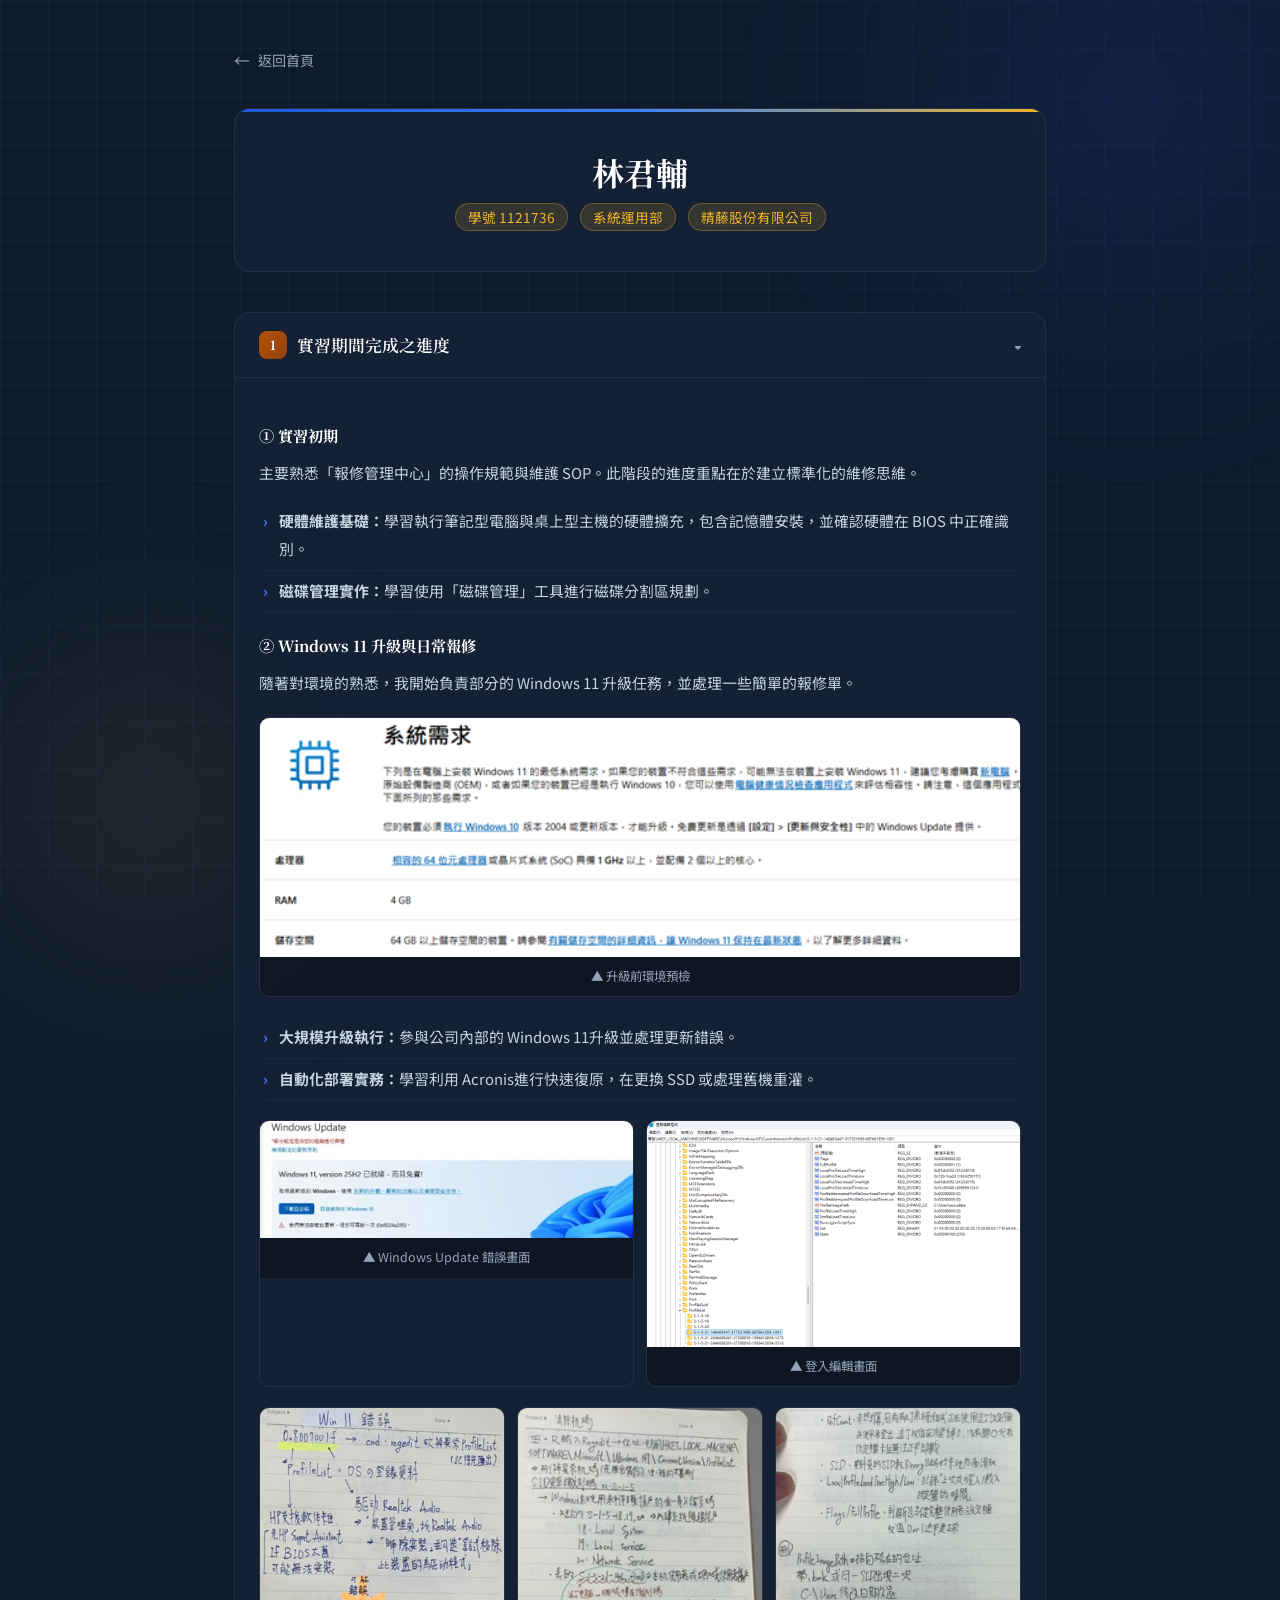
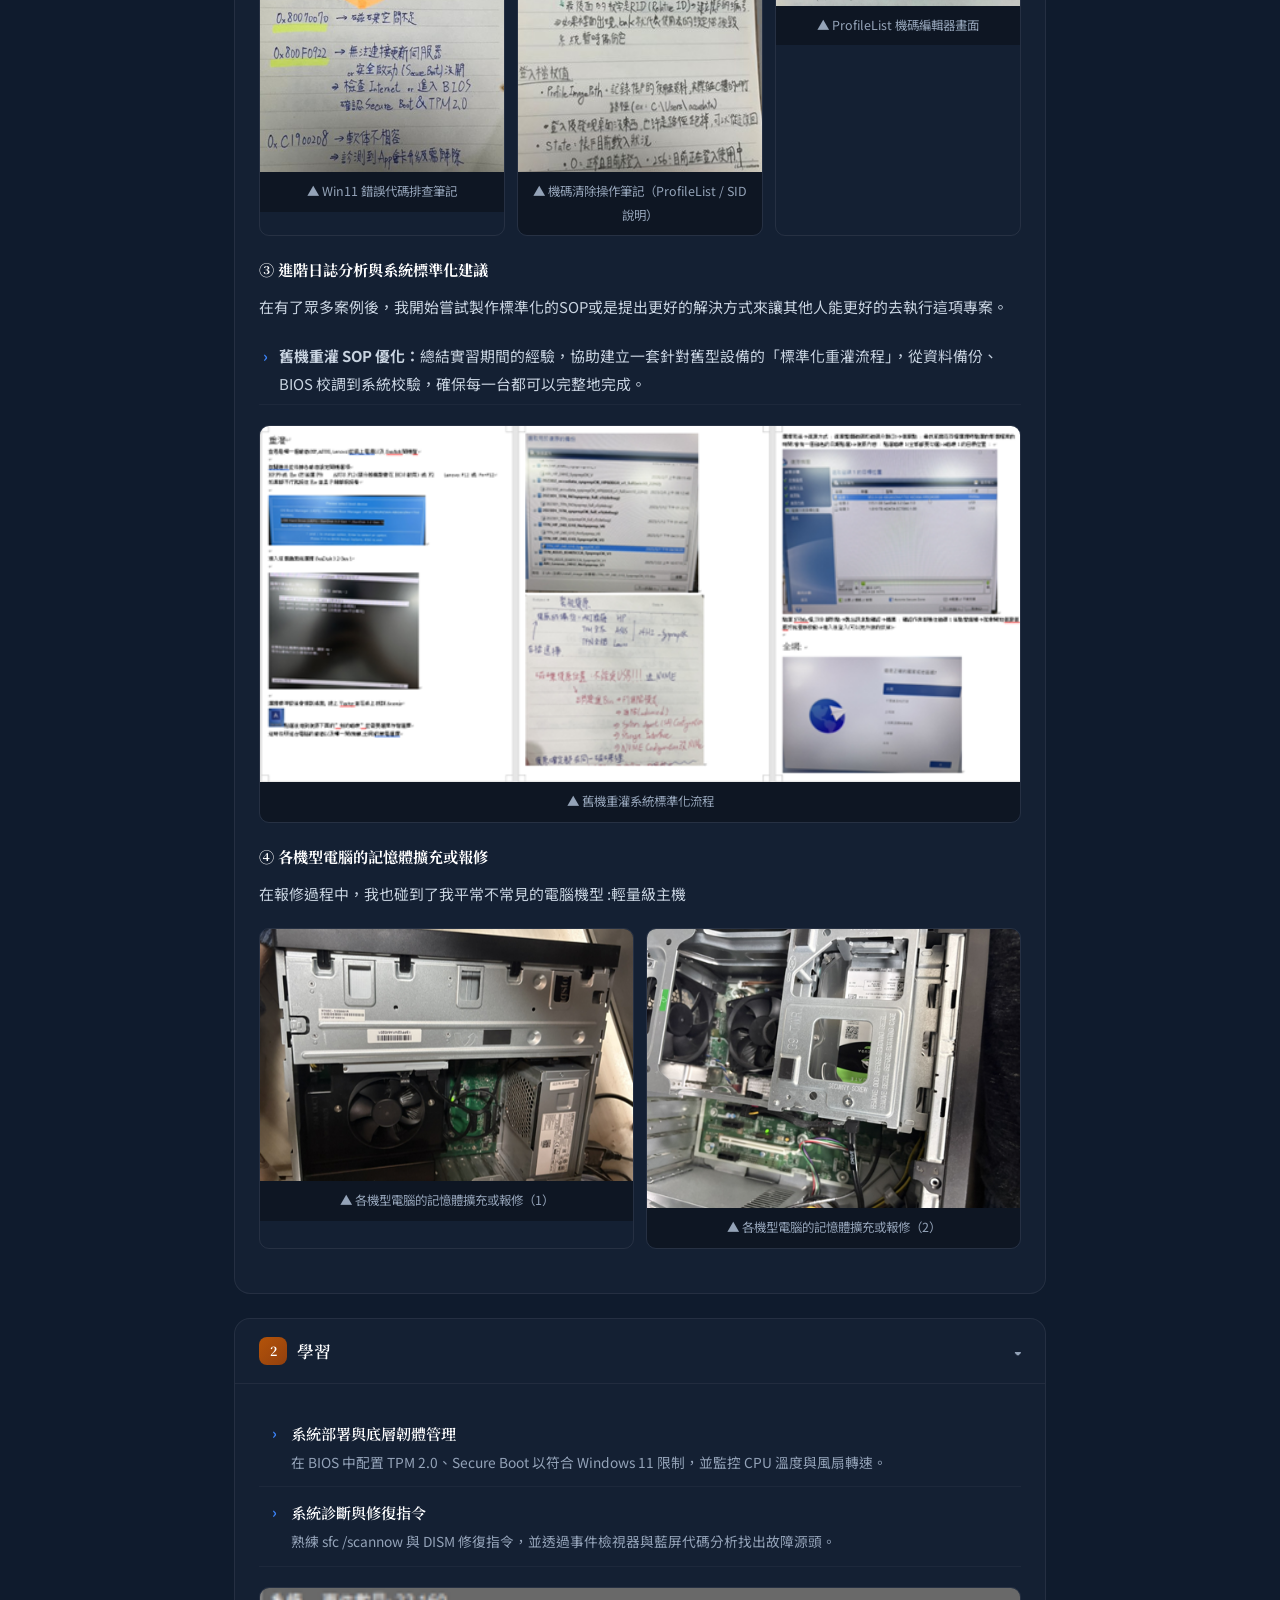
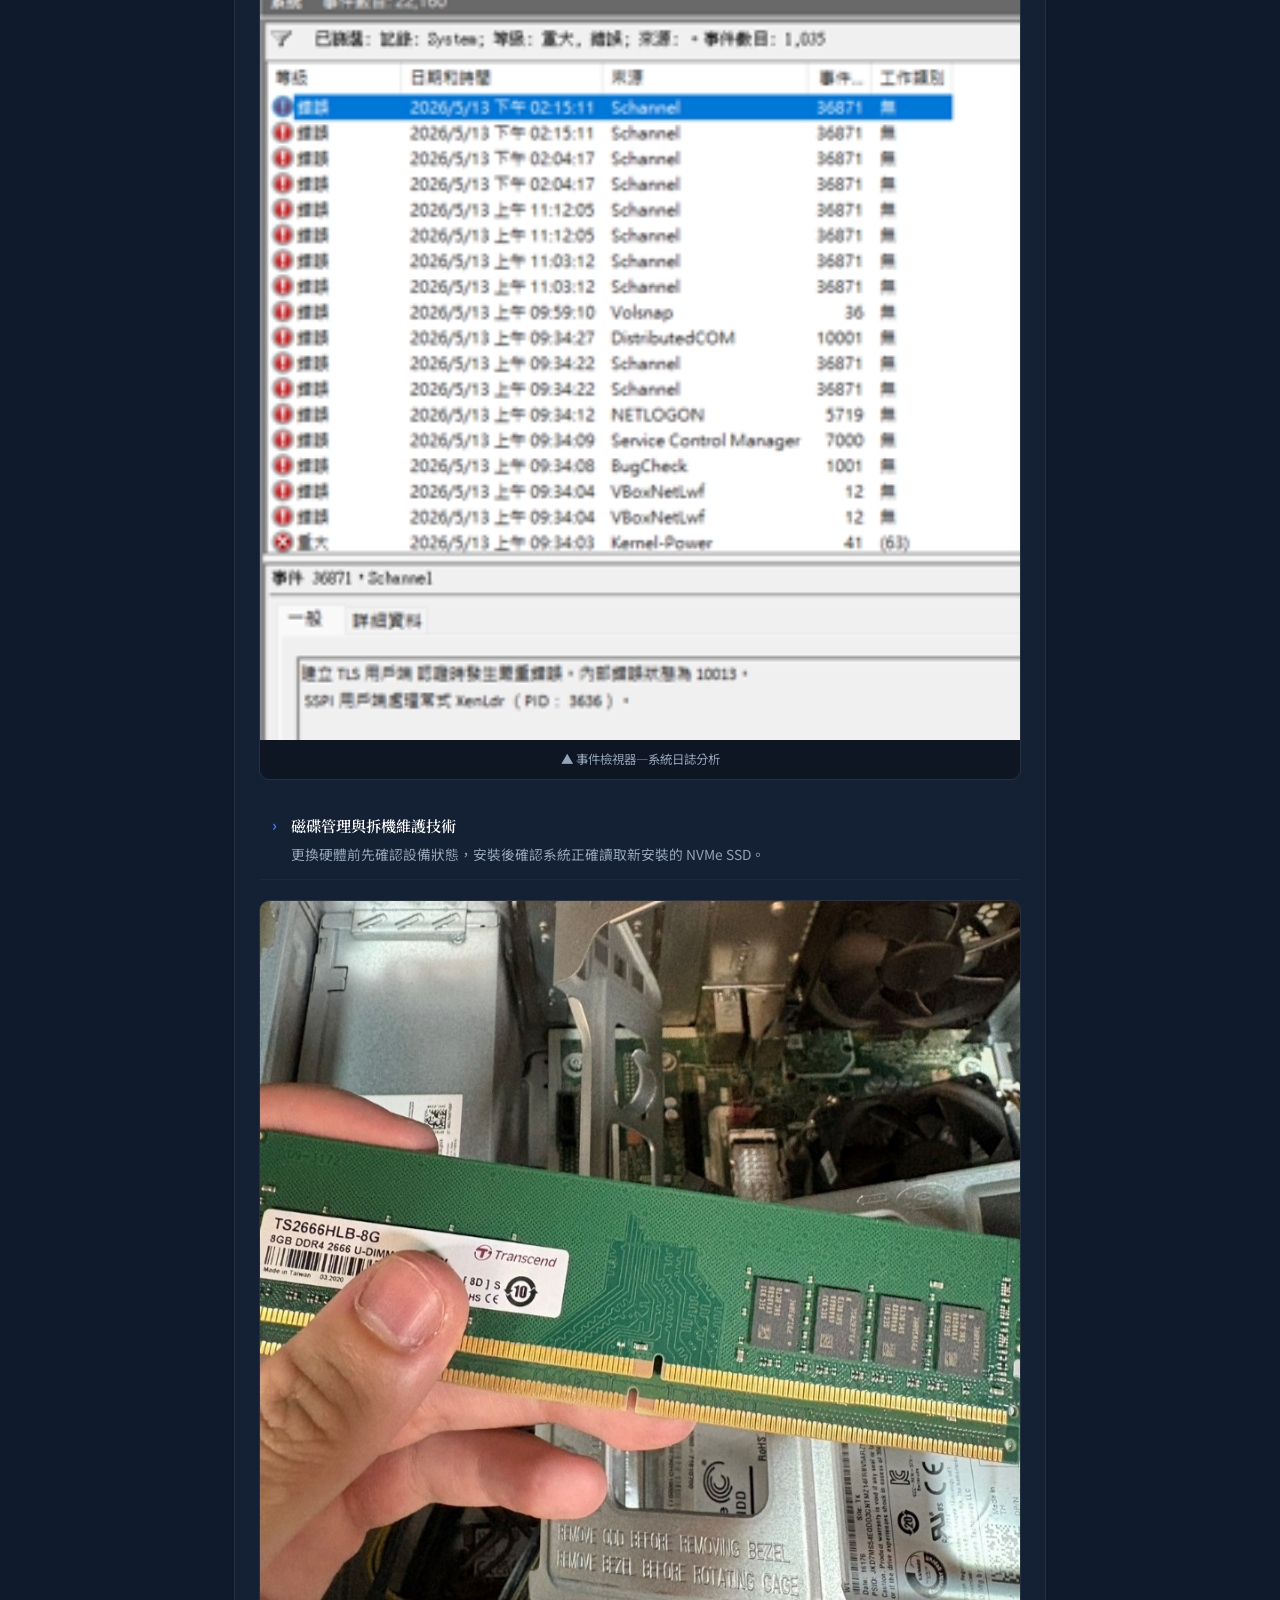
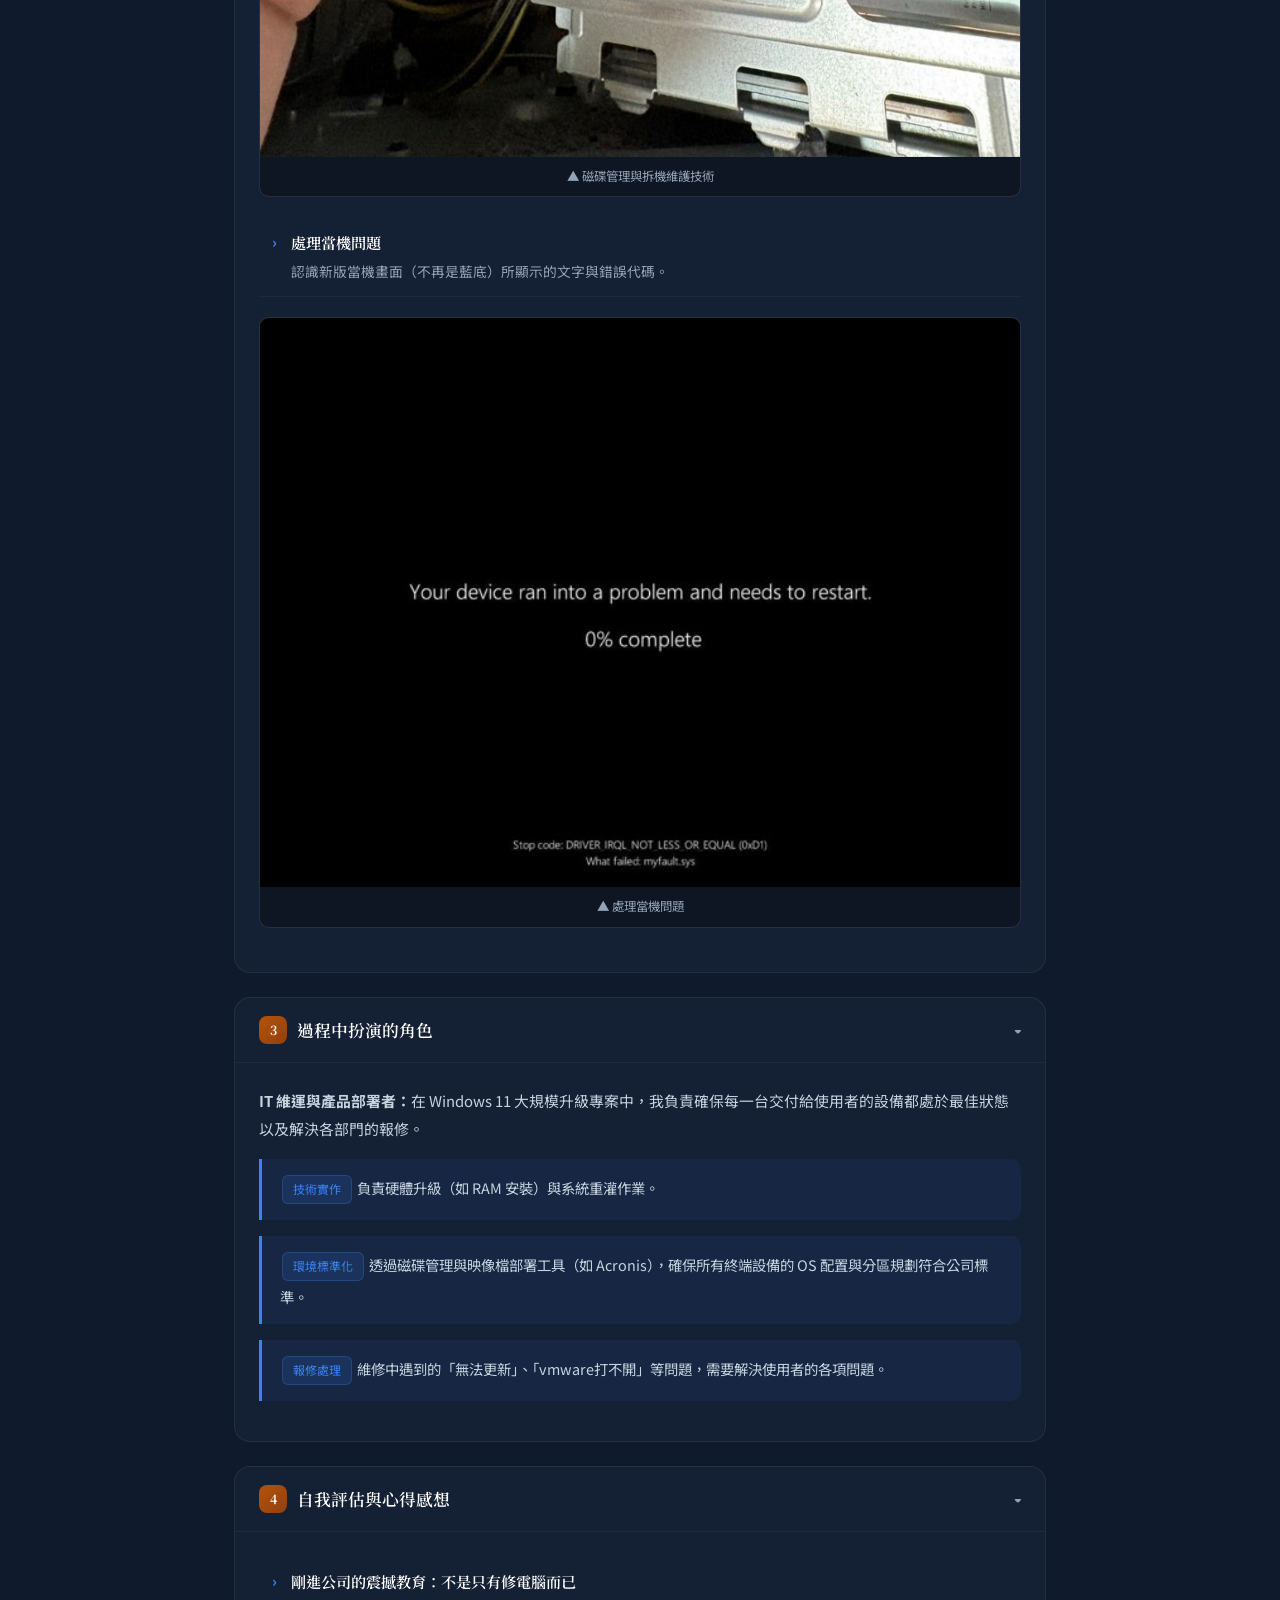
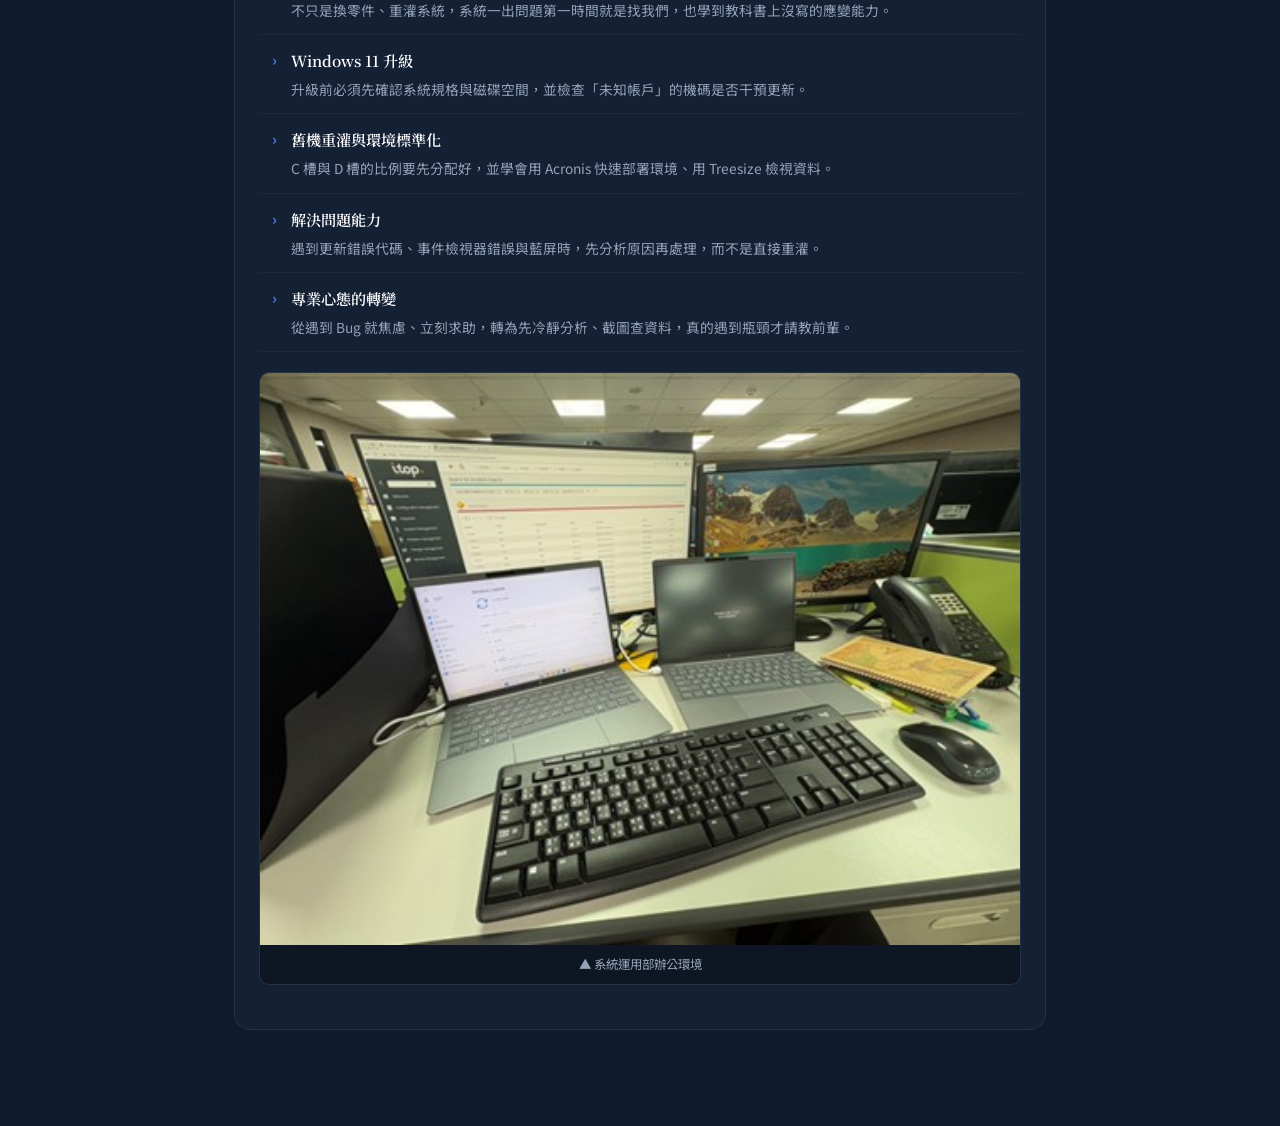
<file: pages/1121736.html>
<!DOCTYPE html>
<html lang="zh-TW">
<head>
    <meta charset="UTF-8"/>
    <meta name="viewport" content="width=device-width, initial-scale=1.0"/>
    <title>林君輔 — 實習報告</title>
    <link rel="stylesheet" href="../css/style.css"/>
    <link href="https://fonts.googleapis.com/css2?family=Noto+Serif+TC:wght@300;400;600;700&family=Noto+Sans+TC:wght@300;400;500&display=swap" rel="stylesheet"/>
</head>
<body>
    <div class="bg-grid"></div>
    <div class="bg-orb orb1"></div>
    <div class="bg-orb orb2"></div>

    <div class="page-wrap">

        <a href="../index.html" class="back-link">
            <span class="arrow">←</span> 返回首頁
        </a>

        <!-- 個人頁首 -->
        <div class="page-header">
            <h1 class="page-name">林君輔</h1>
            <div class="page-meta" style="--accent: #f0b429;">
                <span style="background:rgba(240,180,41,0.15);border-color:rgba(240,180,41,0.3);color:#f0b429;">學號 1121736</span>
                <span style="background:rgba(240,180,41,0.15);border-color:rgba(240,180,41,0.3);color:#f0b429;">系統運用部</span>
                <span style="background:rgba(240,180,41,0.15);border-color:rgba(240,180,41,0.3);color:#f0b429;">精藤股份有限公司</span>
            </div>
        </div>

        <!-- ====== 一、實習期間完成之進度 ====== -->
        <div class="section">
            <div class="section-title">
                <div class="num" style="background: linear-gradient(135deg,#b45309,#92400e);">1</div>
                實習期間完成之進度
                <span class="toggle-icon">▾</span>
            </div>
            <div class="section-body">
                <h4>① 實習初期</h4>
                <p>主要熟悉「報修管理中心」的操作規範與維護 SOP。此階段的進度重點在於建立標準化的維修思維。</p>
                <ul>
                    <li><strong>硬體維護基礎：</strong>學習執行筆記型電腦與桌上型主機的硬體擴充，包含記憶體安裝，並確認硬體在 BIOS 中正確識別。</li>
                    <li><strong>磁碟管理實作：</strong>學習使用「磁碟管理」工具進行磁碟分割區規劃。</li>
                </ul>

                <h4>② Windows 11 升級與日常報修</h4>
                <p>隨著對環境的熟悉，我開始負責部分的 Windows 11 升級任務，並處理一些簡單的報修單。</p>

                <!-- 圖片區：Windows 11 升級前環境預檢 -->
                <div class="img-block">
                    <img src="../image/1121736/1121736-1.png" alt="1121736-1">
                    <div class="img-caption">▲ 升級前環境預檢</div>
                </div>
                <ul>
                    <li><strong>大規模升級執行：</strong>參與公司內部的 Windows 11升級並處理更新錯誤。</li>
                    <li><strong>自動化部署實務：</strong>學習利用 Acronis進行快速復原，在更換 SSD 或處理舊機重灌。</li>
                </ul>

                <!-- 圖片區：Win11 升級截圖 -->
                <div class="img-grid">
                    <div class="img-block">
                        <img src="../image/1121736/1121736-2.jpg" alt="1121736-2">
                        <div class="img-caption">▲ Windows Update 錯誤畫面</div>
                    </div>
                    <div class="img-block">
                        <img src="../image/1121736/1121736-6.png" alt="1121736-6">
                        <div class="img-caption">▲ 登入編輯畫面</div>
                    </div>
                </div>
                <!-- 圖片區：Win11 升級筆記圖片 -->
                <div class="img-grid">
                    <div class="img-block">
                        <img src="../image/1121736/1121736-3.jpg" alt="1121736-3">
                        <div class="img-caption">▲ Win11 錯誤代碼排查筆記</div>
                    </div>
                    <div class="img-block">
                        <img src="../image/1121736/1121736-4.jpg" alt="1121736-4">
                        <div class="img-caption">▲ 機碼清除操作筆記（ProfileList / SID 說明）</div>
                    </div>
                    <div class="img-block">
                        <img src="../image/1121736/1121736-5.png" alt="1121736-5">
                        <div class="img-caption">▲ ProfileList 機碼編輯器畫面</div>
                    </div>
                </div>

                <h4>③ 進階日誌分析與系統標準化建議</h4>
                <p>在有了眾多案例後，我開始嘗試製作標準化的SOP或是提出更好的解決方式來讓其他人能更好的去執行這項專案。</p>
                <ul>
                    <li><strong>舊機重灌 SOP 優化：</strong>總結實習期間的經驗，協助建立一套針對舊型設備的「標準化重灌流程」，從資料備份、BIOS 校調到系統校驗，確保每一台都可以完整地完成。</li>
                </ul>

                <!-- 圖片區：重灌流程截圖 -->
                <div class="img-block">
                    <img src="../image/1121736/1121736-7.png" alt="1121736-7">
                    <div class="img-caption">▲ 舊機重灌系統標準化流程</div>
                </div>

                <h4>④ 各機型電腦的記憶體擴充或報修</h4>
                <p>在報修過程中，我也碰到了我平常不常見的電腦機型 :輕量級主機</p>

                <!-- 圖片區：各機型電腦的記憶體擴充或報修 -->
                <div class="img-grid">
                    <div class="img-block">
                        <img src="../image/1121736/1121736-13.png" alt="1121736-13">
                        <div class="img-caption">▲ 各機型電腦的記憶體擴充或報修（1）</div>
                    </div>
                    <div class="img-block">
                        <img src="../image/1121736/1121736-14.png" alt="1121736-14">
                        <div class="img-caption">▲ 各機型電腦的記憶體擴充或報修（2）</div>
                    </div>
                </div>
            </div>
        </div>

        <!-- ====== 二、學習 ====== -->
        <div class="section">
            <div class="section-title">
                <div class="num" style="background: linear-gradient(135deg,#b45309,#92400e);">2</div>
                學習
                <span class="toggle-icon">▾</span>
            </div>
            <div class="section-body">
                <ul class="point-list">
                    <li>
                        <details class="point">
                            <summary>
                                <span class="point-head">
                                    <span class="point-title">系統部署與底層韌體管理</span>
                                    <span class="point-summary">在 BIOS 中配置 TPM 2.0、Secure Boot 以符合 Windows 11 限制，並監控 CPU 溫度與風扇轉速。</span>
                                </span>
                            </summary>
                            <div class="point-detail">
                                <p>在執行 Windows 11 遷移專案中，我學會了如何從硬體層面確保系統的穩定性與安全性：</p>
                                <ul>
                                    <li><strong>UEFI 與安全啟動配置：</strong>學習在 BIOS 中正確配置 TPM 2.0、Secure Boot ，這是確保設備符合 Windows 11 硬體限制的關鍵。</li>
                                    <li><strong>硬體監控意識：</strong>學會透過 BIOS 監控 CPU 溫度與風扇轉速，確保設備在執行高負載的系統升級或大規模數據備份前，處於健康的硬體狀態。</li>
                                </ul>
                            </div>
                        </details>
                    </li>
                    <li>
                        <details class="point">
                            <summary>
                                <span class="point-head">
                                    <span class="point-title">系統診斷與修復指令</span>
                                    <span class="point-summary">熟練 sfc /scannow 與 DISM 修復指令，並透過事件檢視器與藍屏代碼分析找出故障源頭。</span>
                                </span>
                            </summary>
                            <div class="point-detail">
                                <p>面對 IT 維運中的各種「疑難雜症」，我學會了如何進行精準診斷：</p>
                                <ul>
                                    <li><strong>核心修復指令：</strong>熟練運用 <code style="background:rgba(255,255,255,0.1);padding:2px 6px;border-radius:4px;">sfc /scannow</code> 進行系統檔案完整性檢查，並學習使用 DISM 工具修復損壞的系統映像檔。</li>
                                    <li><strong>日誌驅動的排錯思維：</strong>學會利用「事件檢視器 (Event Viewer)」分析系統重大錯誤，如 Kernel-Power (ID 41) 代表的異常重啟，或 volmgr 涉及的磁碟子系統問題，從而判斷故障源頭。藍屏死機 (BSOD) 分析： 學習解讀如 IRQL_NOT_LESS_OR_EQUAL 的崩潰代碼，判斷其是否與驅動程式不相容或硬體故障相關，提升了排錯的效率。</li>
                                </ul>
                            </div>
                        </details>
                    </li>
                </ul>

                <!-- 圖片區：事件檢視器—系統日誌分析 -->
                <div class="img-block">
                    <img src="../image/1121736/1121736-15.png" alt="1121736-15">
                    <div class="img-caption">▲ 事件檢視器—系統日誌分析</div>
                </div>

                <ul class="point-list">
                    <li>
                        <details class="point">
                            <summary>
                                <span class="point-head">
                                    <span class="point-title">磁碟管理與拆機維護技術</span>
                                    <span class="point-summary">更換硬體前先確認設備狀態，安裝後確認系統正確讀取新安裝的 NVMe SSD。</span>
                                </span>
                            </summary>
                            <div class="point-detail">
                                <p>在進行任何硬體更換前，必須先確認設備狀態。安裝完後同時確認系統是否正確讀取到新安裝的 NVMe SSD（如 INTEL SSDPEKNU512GZ），確保物理安裝無誤。</p>
                            </div>
                        </details>
                    </li>
                </ul>

                <!-- 圖片區：磁碟管理與拆機維護技術 -->
                <div class="img-block">
                    <img src="../image/1121736/1121736-16.jpg" alt="1121736-16">
                    <div class="img-caption">▲ 磁碟管理與拆機維護技術</div>
                </div>

                <ul class="point-list">
                    <li>
                        <details class="point">
                            <summary>
                                <span class="point-head">
                                    <span class="point-title">處理當機問題</span>
                                    <span class="point-summary">認識新版當機畫面（不再是藍底）所顯示的文字與錯誤代碼。</span>
                                </span>
                            </summary>
                            <div class="point-detail">
                                <p>新版當機畫面捨棄原本的藍色背景，僅顯示「Your device ran into a problem and needs to restart(你的裝置發生問題，需要重新啟動)」的文字並且附上錯誤代碼,其中我最常遇到的就是</p>
                            </div>
                        </details>
                    </li>
                </ul>

                <!-- 圖片區：處理當機問題 -->
                <div class="img-block">
                    <img src="../image/1121736/1121736-17.jpg" alt="1121736-17">
                    <div class="img-caption">▲ 處理當機問題</div>
                </div>
            </div>
        </div>

        <!-- ====== 三、過程中扮演的角色 ====== -->
        <div class="section">
            <div class="section-title">
                <div class="num" style="background: linear-gradient(135deg,#b45309,#92400e);">3</div>
                過程中扮演的角色
                <span class="toggle-icon">▾</span>
            </div>
            <div class="section-body">
                <p><strong>IT 維運與產品部署者：</strong>在 Windows 11 大規模升級專案中，我負責確保每一台交付給使用者的設備都處於最佳狀態以及解決各部門的報修。</p>
                <div class="highlight-box">
                    <span class="tag">技術實作</span> 負責硬體升級（如 RAM 安裝）與系統重灌作業。
                </div>
                <div class="highlight-box">
                    <span class="tag">環境標準化</span> 透過磁碟管理與映像檔部署工具（如 Acronis），確保所有終端設備的 OS 配置與分區規劃符合公司標準。
                </div>
                <div class="highlight-box">
                    <span class="tag">報修處理</span> 維修中遇到的「無法更新」、「vmware打不開」等問題，需要解決使用者的各項問題。
                </div>
            </div>
        </div>

        <!-- ====== 四、自我評估與心得感想 ====== -->
        <div class="section">
            <div class="section-title">
                <div class="num" style="background: linear-gradient(135deg,#b45309,#92400e);">4</div>
                自我評估與心得感想
                <span class="toggle-icon">▾</span>
            </div>
            <div class="section-body">
                <ul class="point-list">
                    <li>
                        <details class="point">
                            <summary>
                                <span class="point-head">
                                    <span class="point-title">剛進公司的震撼教育：不是只有修電腦而已</span>
                                    <span class="point-summary">不只是換零件、重灌系統，系統一出問題第一時間就是找我們，也學到教科書上沒寫的應變能力。</span>
                                </span>
                            </summary>
                            <div class="point-detail">
                                <p>剛進精藤實習時，我被分配到報修管理中心。本來以為 IT 維運就是換換零件、重灌系統，但實際接觸後才發現只要系統出問題，第一時間就是找我們 。而在此期間我也學到了很多「教科書上沒寫」的應變能力 。</p>
                            </div>
                        </details>
                    </li>
                    <li>
                        <details class="point">
                            <summary>
                                <span class="point-head">
                                    <span class="point-title">Windows 11 升級</span>
                                    <span class="point-summary">升級前必須先確認系統規格與磁碟空間，並檢查「未知帳戶」的機碼是否干預更新。</span>
                                </span>
                            </summary>
                            <div class="point-detail">
                                <p>這陣子我最主要的任務就是處理公司的大規模 Win11 升級 。以前自己組電腦可能覺得 BIOS 隨便設就好，反正很容易升上去，但後來發現公司設備不是每台都像家用電腦一樣新，要升級 Win11必須先確保系統規格以及磁碟空間並且檢查有沒有”未知帳戶”的機碼在干預更新，確認這些底層設定都到位，否則系統升級到一半就會報錯。</p>
                            </div>
                        </details>
                    </li>
                    <li>
                        <details class="point">
                            <summary>
                                <span class="point-head">
                                    <span class="point-title">舊機重灌與環境標準化</span>
                                    <span class="point-summary">C 槽與 D 槽的比例要先分配好，並學會用 Acronis 快速部署環境、用 Treesize 檢視資料。</span>
                                </span>
                            </summary>
                            <div class="point-detail">
                                <p>公司有很多汰換下來或效能變差的舊機或是離職人員的舊機，我們必須把它們重灌再分發。其中C 槽跟 D 槽的比例要分好，以免在未來發生C槽空間不足的問題，這跟 Win11 的引導穩定性很有關係。在學習的過程成中我也認識了很多好用的工具像是 Acronis，只要選好目標硬碟，短時間內就能把整套公司專用的環境（含軟體和驅動）弄好以及用來檢視資料的Treesize這在實習前我完全沒接觸過。</p>
                            </div>
                        </details>
                    </li>
                    <li>
                        <details class="point">
                            <summary>
                                <span class="point-head">
                                    <span class="point-title">解決問題能力</span>
                                    <span class="point-summary">遇到更新錯誤代碼、事件檢視器錯誤與藍屏時，先分析原因再處理，而不是直接重灌。</span>
                                </span>
                            </summary>
                            <div class="point-detail">
                                <p><strong>遇到 Windows Update 錯誤怎麼辦？</strong></p>
                                <p>升級時最常遇到像 0x8024500c 的錯誤代碼。以前遇到這種紅字可能就直接找店家重灌了，但現在我需要先嘗試找出問題所在。這通常是更新服務或網路連線有問題，我會先嘗試重設 Windows Update 。</p>
                                <p><strong>事件檢視器分析</strong></p>
                                <p>當員工說「電腦會自動重開機」或「怪怪的」時，之前可能只能上網查看看但又不知道自己電腦到底是甚麼問題，但現在知道我可以打開事件檢視器去找到錯誤。</p>
                                <ul>
                                    <li><strong>追蹤 Kernel-Power：</strong>看到 ID 41 的紅色驚嘆號，我就知道是異常斷電。</li>
                                    <li><strong>分析 volmgr 錯誤：</strong>看到 volmgr 報錯，這往往代表磁碟子系統有問題。</li>
                                </ul>
                                <p><strong>藍屏處理</strong></p>
                                <p>以前只覺得藍屏很恐怖，完全不知道這是甚麼意思，但現在我會去看它的 Stop Code。例如 IRQL_NOT_LESS_OR_EQUAL 往往跟記憶體或驅動程式有關。如果是加裝記憶體後才出現，我會先拔掉重新清理金手指，或交叉測試是不是插槽有問題。</p>
                            </div>
                        </details>
                    </li>
                    <li>
                        <details class="point">
                            <summary>
                                <span class="point-head">
                                    <span class="point-title">專業心態的轉變</span>
                                    <span class="point-summary">從遇到 Bug 就焦慮、立刻求助，轉為先冷靜分析、截圖查資料，真的遇到瓶頸才請教前輩。</span>
                                </span>
                            </summary>
                            <div class="point-detail">
                                <p>在精藤實習的這幾個月，是我從校園走向職場、在專業心態上產生巨大轉變的關鍵期。剛進入實習時，面對日常大量的硬體拆裝維護以及 Windows 11 系統升級與報修案件，過去在課本上學到的理論往往難以立刻對應到複雜的實務現場。以前在學校寫作業或做專案時，遇到 Bug 或系統異常，往往會陷入焦慮、不知所措，甚至習慣性地想立刻向他人尋求解答。</p>
                                <p>然而，這幾個月的洗禮徹底改變了我的工程師思維。我學到最寶貴的不是某個特定的指令，而是「獨立除錯與結構化思考」的能力。現在每當遇到棘手的系統問題時，我不再慌張，而是建立起一套專業的處理流程：先冷靜地分析問題、詳盡地擷取錯誤畫面、主動上網查閱官方文件與社群技術資料。 只有當自己嘗試了所有可行方案、真的遇到技術瓶頸時，我才會去請教資深前輩。</p>
                                <p>實習期間也讓我對「系統維管」有了更宏觀的認識。系統維護絕對不是被動地等設備壞掉再去修，而是一項需要預防性規劃與跨部門協調的治理工作。這是一份非常適合「喜歡享受解決問題後帶來成就感」的人會感興趣的工作。每一次將癱瘓的系統回復正常、每一次順利找出隱藏的 Bug，那種排除萬難後的踏實感，就是推動我持續在 IT 領域深耕、精進技術的最強大動力。</p>
                            </div>
                        </details>
                    </li>
                </ul>

                <!-- 圖片區：系統運用部辦公環境 -->
                <div class="img-block">
                    <img src="../image/B-1/B-1-1.jpg" alt="B-1-1">
                    <div class="img-caption">▲ 系統運用部辦公環境</div>
                </div>
            </div>
        </div>

    </div><!-- /page-wrap -->

    <script src="../js/main.js"></script>
</body>
</html>
</file>
<file: css/style.css>
/* ==============================
   CSS Variables & Reset
============================== */
:root {
  --navy:    #0f1b2d;
  --navy2:   #162236;
  --blue:    #1a56db;
  --accent:  #3b82f6;
  --gold:    #f0b429;
  --white:   #ffffff;
  --gray:    #94a3b8;
  --light:   #e8edf4;
  --card-bg: rgba(22, 34, 54, 0.85);
  --radius:  16px;
  --shadow:  0 8px 32px rgba(0,0,0,0.35);
  --font-serif: 'Noto Serif TC', serif;
  --font-sans:  'Noto Sans TC', sans-serif;
  --transition: 0.3s cubic-bezier(0.4, 0, 0.2, 1);
}

*, *::before, *::after { box-sizing: border-box; margin: 0; padding: 0; }

html { scroll-behavior: smooth; }

body {
  background: var(--navy);
  color: var(--white);
  font-family: var(--font-sans);
  min-height: 100vh;
  overflow-x: hidden;
}

/* ==============================
   Background Decorations
============================== */
.bg-grid {
  position: fixed; inset: 0; z-index: 0;
  background-image:
    linear-gradient(rgba(59,130,246,0.06) 1px, transparent 1px),
    linear-gradient(90deg, rgba(59,130,246,0.06) 1px, transparent 1px);
  background-size: 48px 48px;
  pointer-events: none;
}

.bg-orb {
  position: fixed; border-radius: 50%;
  filter: blur(80px); pointer-events: none; z-index: 0;
}
.orb1 {
  width: 600px; height: 600px;
  background: radial-gradient(circle, rgba(26,86,219,0.18), transparent 70%);
  top: -200px; right: -150px;
}
.orb2 {
  width: 500px; height: 500px;
  background: radial-gradient(circle, rgba(240,180,41,0.1), transparent 70%);
  bottom: -150px; left: -100px;
}

/* ==============================
   Hero / Homepage
============================== */
.hero {
  position: relative; z-index: 1;
  max-width: 900px; margin: 0 auto;
  padding: 64px 24px 48px;
  display: flex; flex-direction: column;
  align-items: center; gap: 24px;
  text-align: center;
  animation: fadeUp 0.8s ease both;
}

@keyframes fadeUp {
  from { opacity: 0; transform: translateY(24px); }
  to   { opacity: 1; transform: translateY(0); }
}

.badge {
  display: inline-block;
  background: linear-gradient(135deg, var(--gold), #f59e0b);
  color: var(--navy);
  font-size: 0.78rem; font-weight: 700; letter-spacing: 0.12em;
  padding: 5px 16px; border-radius: 100px;
}

.university-logo {
  margin-top: 4px;
}
.logo-placeholder {
  width: 72px; height: 72px; border-radius: 50%;
  background: linear-gradient(135deg, var(--blue), #1e40af);
  display: flex; align-items: center; justify-content: center;
  font-family: var(--font-serif);
  font-size: 1.5rem; font-weight: 700; color: var(--white);
  box-shadow: 0 0 0 4px rgba(59,130,246,0.25);
  /* 取消以下兩行並取消 img 的 comment 以使用校徽圖片 */
}

.title { display: flex; flex-direction: column; gap: 6px; }
.title-sub {
  font-family: var(--font-sans); font-size: 1rem;
  font-weight: 400; color: var(--gray); letter-spacing: 0.05em;
}
.title-main {
  font-family: var(--font-serif); font-size: 2.4rem;
  font-weight: 700; color: var(--white);
  line-height: 1.2;
}

.company-tag {
  background: rgba(59,130,246,0.12);
  border: 1px solid rgba(59,130,246,0.3);
  padding: 8px 20px; border-radius: 100px;
  font-size: 0.9rem; color: var(--accent); letter-spacing: 0.05em;
}
.company-tag span { color: var(--gray); margin-left: 4px; font-size: 0.82rem; }

/* Info Grid */
.info-grid {
  display: flex; gap: 16px; flex-wrap: wrap; justify-content: center;
}
.info-card {
  background: var(--card-bg);
  border: 1px solid rgba(255,255,255,0.08);
  border-radius: 12px;
  padding: 14px 22px;
  display: flex; flex-direction: column; gap: 4px;
  backdrop-filter: blur(12px);
}
.info-label { font-size: 0.72rem; color: var(--gray); letter-spacing: 0.08em; }
.info-value { font-size: 0.95rem; font-weight: 500; color: var(--white); }

/* Section Heading */
.section-heading {
  font-size: 0.75rem; letter-spacing: 0.18em;
  color: var(--gray); text-transform: uppercase;
  margin-top: 8px;
}

/* ==============================
   Student Cards
============================== */
.students-grid {
  display: grid;
  grid-template-columns: repeat(auto-fit, minmax(240px, 1fr));
  gap: 20px; width: 100%;
}

.student-card {
  background: var(--card-bg);
  border: 1px solid rgba(255,255,255,0.08);
  border-radius: var(--radius);
  padding: 28px 24px;
  display: flex; align-items: center; gap: 18px;
  text-decoration: none; color: var(--white);
  backdrop-filter: blur(12px);
  transition: var(--transition);
  position: relative; overflow: hidden;
  cursor: pointer;
}
.student-card::before {
  content: '';
  position: absolute; inset: 0;
  background: linear-gradient(135deg, rgba(59,130,246,0.08), transparent);
  opacity: 0; transition: var(--transition);
}
.student-card::after {
  content: '';
  position: absolute; bottom: 0; left: 0; right: 0;
  height: 2px;
  background: linear-gradient(90deg, var(--blue), var(--accent));
  transform: scaleX(0); transition: var(--transition);
  transform-origin: left;
}
.student-card:hover {
  transform: translateY(-4px);
  border-color: rgba(59,130,246,0.4);
  box-shadow: var(--shadow);
}
.student-card:hover::before { opacity: 1; }
.student-card:hover::after  { transform: scaleX(1); }

.student-card[data-dept="系統運用部"]::after {
  background: linear-gradient(90deg, var(--gold), #f59e0b);
}

/* Avatar */
.student-avatar { flex-shrink: 0; }
.avatar-placeholder {
  width: 52px; height: 52px; border-radius: 50%;
  background: linear-gradient(135deg, var(--blue), #1e40af);
  display: flex; align-items: center; justify-content: center;
  font-family: var(--font-serif); font-size: 1.3rem; font-weight: 700;
}
/* 若使用圖片，取消 comment 這段：
.student-avatar img {
  width: 52px; height: 52px; border-radius: 50%;
  object-fit: cover;
} */

.student-info { flex: 1; text-align: left; }
.student-name { font-family: var(--font-serif); font-size: 1.15rem; font-weight: 600; }
.student-id   { font-size: 0.78rem; color: var(--gray); margin-top: 3px; }
.student-dept {
  font-size: 0.75rem; margin-top: 6px;
  background: rgba(59,130,246,0.15);
  color: var(--accent);
  display: inline-block; padding: 2px 10px; border-radius: 100px;
}
.student-card[data-dept="系統運用部"] .student-dept {
  background: rgba(240,180,41,0.15); color: var(--gold);
}

.card-arrow {
  font-size: 1.2rem; color: var(--gray);
  transition: var(--transition); transform: translateX(0);
}
.student-card:hover .card-arrow { transform: translateX(4px); color: var(--accent); }

/* ==============================
   Footer
============================== */
.footer {
  font-size: 0.78rem; color: var(--gray);
  display: flex; gap: 8px; align-items: center; flex-wrap: wrap;
  justify-content: center; margin-top: 16px; padding-top: 16px;
  border-top: 1px solid rgba(255,255,255,0.06);
  width: 100%;
}
.dot { opacity: 0.4; }

/* ==============================
   Inner Pages: Layout
============================== */
.page-wrap {
  position: relative; z-index: 1;
  max-width: 860px; margin: 0 auto;
  padding: 48px 24px 72px;
  animation: fadeUp 0.7s ease both;
}

.back-link {
  display: inline-flex; align-items: center; gap: 8px;
  color: var(--gray); text-decoration: none; font-size: 0.88rem;
  margin-bottom: 36px;
  transition: var(--transition);
}
.back-link:hover { color: var(--accent); }
.back-link .arrow { font-size: 1rem; }

/* Page Header */
.page-header {
  text-align: center;
  padding: 40px 32px;
  background: var(--card-bg);
  border: 1px solid rgba(255,255,255,0.08);
  border-radius: var(--radius);
  backdrop-filter: blur(16px);
  margin-bottom: 40px;
  position: relative; overflow: hidden;
}
.page-header::before {
  content: '';
  position: absolute; top: 0; left: 0; right: 0; height: 3px;
  background: linear-gradient(90deg, var(--blue), var(--accent), var(--gold));
}

.page-avatar {
  width: 80px; height: 80px; border-radius: 50%; margin: 0 auto 16px;
  background: linear-gradient(135deg, var(--blue), #1e40af);
  display: flex; align-items: center; justify-content: center;
  font-family: var(--font-serif); font-size: 2rem; font-weight: 700;
  box-shadow: 0 0 0 4px rgba(59,130,246,0.2);
}
/* 圖片版：取消 comment
.page-avatar img {
  width: 80px; height: 80px; border-radius: 50%; object-fit: cover;
  box-shadow: 0 0 0 4px rgba(59,130,246,0.2);
} */

.page-name {
  font-family: var(--font-serif); font-size: 2rem; font-weight: 700;
  margin-bottom: 4px;
}
.page-meta {
  font-size: 0.85rem; color: var(--gray);
  display: flex; gap: 12px; justify-content: center; flex-wrap: wrap;
  margin-top: 8px;
}
.page-meta span {
  background: rgba(59,130,246,0.12);
  border: 1px solid rgba(59,130,246,0.2);
  padding: 3px 12px; border-radius: 100px; color: var(--accent);
}

/* ==============================
   Section & Content Blocks
============================== */
.section {
  background: var(--card-bg);
  border: 1px solid rgba(255,255,255,0.07);
  border-radius: var(--radius);
  backdrop-filter: blur(12px);
  margin-bottom: 24px;
  overflow: hidden;
}

.section-title {
  font-family: var(--font-serif); font-size: 1.05rem; font-weight: 600;
  padding: 18px 24px;
  border-bottom: 1px solid rgba(255,255,255,0.06);
  display: flex; align-items: center; gap: 10px;
  cursor: pointer; user-select: none;
  transition: background var(--transition);
}
.section-title:hover { background: rgba(59,130,246,0.06); }

.section-title .num {
  width: 28px; height: 28px; border-radius: 8px;
  background: linear-gradient(135deg, var(--blue), #1e40af);
  display: flex; align-items: center; justify-content: center;
  font-size: 0.78rem; font-weight: 700; flex-shrink: 0;
}

.section-title .toggle-icon {
  margin-left: auto; color: var(--gray);
  transition: transform var(--transition);
  font-size: 0.9rem;
}
.section.collapsed .toggle-icon { transform: rotate(-90deg); }

.section-body {
  padding: 24px;
  font-size: 0.93rem; line-height: 1.9; color: #c8d3e0;
  transition: max-height 0.4s ease, opacity 0.3s ease;
}
.section.collapsed .section-body {
  display: none;
}

.section-body p { margin-bottom: 14px; }
.section-body p:last-child { margin-bottom: 0; }

.section-body h4 {
  font-family: var(--font-serif); font-size: 0.95rem;
  color: var(--white); margin: 20px 0 8px;
}

.section-body ul {
  list-style: none; padding: 0;
}
.section-body ul li {
  padding: 6px 0 6px 20px; position: relative;
  border-bottom: 1px solid rgba(255,255,255,0.04);
}
.section-body ul li::before {
  content: '›'; position: absolute; left: 4px;
  color: var(--accent); font-weight: 700;
}

/* ==============================
   Point List（重點條列 + 點擊展開完整內容）
============================== */
.section-body ul.point-list > li {
    padding: 0;
}
.section-body ul.point-list > li::before {
    display: none;
}

.point > summary {
    display: flex; align-items: flex-start; gap: 10px;
    padding: 12px 12px 12px 8px;
    cursor: pointer; list-style: none; user-select: none;
    border-radius: 8px;
    transition: background var(--transition);
}
.point > summary::-webkit-details-marker { display: none; }
.point > summary::before {
    content: '›';
    flex-shrink: 0; width: 14px; text-align: center;
    color: var(--accent); font-weight: 700; line-height: 1.7;
    transition: transform var(--transition);
}
.point[open] > summary::before { transform: rotate(90deg); }
.point > summary:hover { background: rgba(59,130,246,0.06); }

.point-head {
    display: flex; flex-direction: column; gap: 2px; flex: 1; min-width: 0;
}
.point-title {
    font-family: var(--font-serif); font-size: 0.95rem;
    font-weight: 600; color: var(--white);
}
.point-summary {
    font-size: 0.86rem; line-height: 1.7; color: var(--gray);
}
.point[open] .point-summary { color: #c8d3e0; }

.point-detail {
    margin: 0 0 14px 32px; padding: 4px 0 4px 16px;
    border-left: 2px solid rgba(59,130,246,0.35);
    font-size: 0.9rem;
}
.point-detail ul { margin-bottom: 12px; }
.point-detail ul:last-child { margin-bottom: 0; }

/* ==============================
   Image Placeholder / Actual Images
============================== */

/* 圖片區塊：統一容器 */
.img-block {
  margin: 20px 0;
  border-radius: 10px; overflow: hidden;
  border: 1px solid rgba(255,255,255,0.08);
}
.img-block img {
  width: 100%; display: block;
  /* object-fit: cover; height: 280px; — 依需求調整 */
}
.img-caption {
  background: rgba(0,0,0,0.3);
  font-size: 0.78rem; color: var(--gray);
  padding: 8px 14px; text-align: center;
}

/* 圖片佔位：尚未放入圖片時的顯示 */
.img-placeholder {
  background: rgba(22,34,54,0.9);
  border: 2px dashed rgba(59,130,246,0.3);
  border-radius: 10px;
  height: 200px;
  display: flex; flex-direction: column;
  align-items: center; justify-content: center;
  gap: 8px; margin: 20px 0; color: var(--gray);
  font-size: 0.82rem;
}
.img-placeholder .icon { font-size: 2rem; opacity: 0.4; }

/* 多欄圖片 */
.img-grid {
  display: grid; gap: 12px;
  grid-template-columns: repeat(auto-fit, minmax(200px, 1fr));
  margin: 20px 0;
}
.img-grid .img-block { margin: 0; }

/* ==============================
   Tag & Highlight
============================== */
.tag {
  display: inline-block;
  background: rgba(59,130,246,0.14);
  border: 1px solid rgba(59,130,246,0.25);
  color: var(--accent);
  font-size: 0.75rem; padding: 2px 10px; border-radius: 6px;
  margin: 2px;
}

.highlight-box {
  background: rgba(59,130,246,0.08);
  border-left: 3px solid var(--accent);
  border-radius: 0 10px 10px 0;
  padding: 14px 18px; margin: 16px 0;
  font-size: 0.9rem; color: #c8d3e0;
}

/* ==============================
   Responsive
============================== */
@media (max-width: 600px) {
  .title-main { font-size: 1.75rem; }
  .students-grid { grid-template-columns: 1fr; }
  .page-wrap { padding: 32px 16px 56px; }
  .section-body { padding: 18px; }
  .point-detail { margin-left: 18px; padding-left: 12px; }
}
</file>
